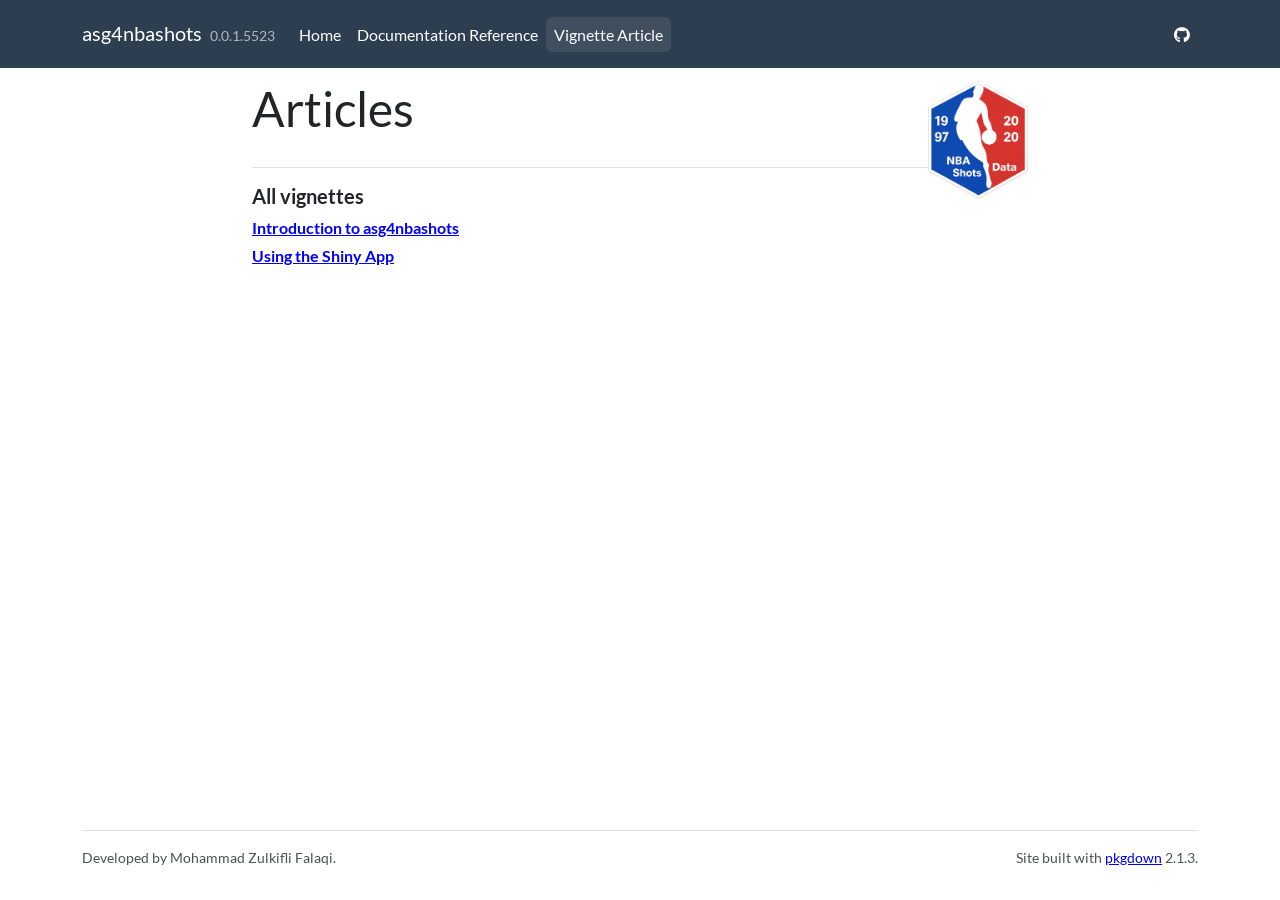
<file: docs/articles/index.html>
<!DOCTYPE html>
<!-- Generated by pkgdown: do not edit by hand --><html lang="en"><head><meta http-equiv="Content-Type" content="text/html; charset=UTF-8"><meta charset="utf-8"><meta http-equiv="X-UA-Compatible" content="IE=edge"><meta name="viewport" content="width=device-width, initial-scale=1, shrink-to-fit=no"><title>Articles • asg4nbashots</title><!-- favicons --><link rel="icon" type="image/png" sizes="96x96" href="../favicon-96x96.png"><link rel="icon" type="”image/svg+xml”" href="../favicon.svg"><link rel="apple-touch-icon" sizes="180x180" href="../apple-touch-icon.png"><link rel="icon" sizes="any" href="../favicon.ico"><link rel="manifest" href="../site.webmanifest"><script src="../deps/jquery-3.6.0/jquery-3.6.0.min.js"></script><meta name="viewport" content="width=device-width, initial-scale=1, shrink-to-fit=no"><link href="../deps/bootstrap-5.3.1/bootstrap.min.css" rel="stylesheet"><script src="../deps/bootstrap-5.3.1/bootstrap.bundle.min.js"></script><link href="../deps/font-awesome-6.5.2/css/all.min.css" rel="stylesheet"><link href="../deps/font-awesome-6.5.2/css/v4-shims.min.css" rel="stylesheet"><script src="../deps/headroom-0.11.0/headroom.min.js"></script><script src="../deps/headroom-0.11.0/jQuery.headroom.min.js"></script><script src="../deps/bootstrap-toc-1.0.1/bootstrap-toc.min.js"></script><script src="../deps/clipboard.js-2.0.11/clipboard.min.js"></script><script src="../deps/search-1.0.0/autocomplete.jquery.min.js"></script><script src="../deps/search-1.0.0/fuse.min.js"></script><script src="../deps/search-1.0.0/mark.min.js"></script><!-- pkgdown --><script src="../pkgdown.js"></script><link href="../extra.css" rel="stylesheet"><meta property="og:title" content="Articles"><meta property="og:image" content="https://etc5523-2025.github.io/assignment-4-packages-and-shiny-apps-mozuqi25/logo.png"></head><body>
    <a href="#main" class="visually-hidden-focusable">Skip to contents</a>


    <nav class="navbar navbar-expand-lg fixed-top bg-primary" data-bs-theme="dark" aria-label="Site navigation"><div class="container">

    <a class="navbar-brand me-2" href="../index.html">asg4nbashots</a>

    <small class="nav-text text-muted me-auto" data-bs-toggle="tooltip" data-bs-placement="bottom" title="">0.0.1.5523</small>


    <button class="navbar-toggler" type="button" data-bs-toggle="collapse" data-bs-target="#navbar" aria-controls="navbar" aria-expanded="false" aria-label="Toggle navigation">
      <span class="navbar-toggler-icon"></span>
    </button>

    <div id="navbar" class="collapse navbar-collapse ms-3">
      <ul class="navbar-nav me-auto"><li class="nav-item"><a class="nav-link" href="../index.html">Home</a></li>
<li class="nav-item"><a class="nav-link" href="../reference/index.html">Documentation Reference</a></li>
<li class="active nav-item"><a class="nav-link" href="../articles/index.html">Vignette Article</a></li>
      </ul><ul class="navbar-nav"><li class="nav-item"><a class="external-link nav-link" href="https://github.com/ETC5523-2025/assignment-4-packages-and-shiny-apps-mozuqi25"><span class="fa fab fa-github"></span></a></li>
      </ul></div>


  </div>
</nav><div class="container template-article-index">
<div class="row">
  <main id="main" class="col-md-9"><div class="page-header">
      <img src="../logo.png" class="logo" alt=""><h1>Articles</h1>
    </div>

    <div class="section ">
      <h3>All vignettes</h3>
      <div class="section-desc"></div>

      <dl><dt><a href="intro-nbashots.html">Introduction to asg4nbashots</a></dt>
        <dd>
        </dd><dt><a href="using-shiny-app.html">Using the Shiny App</a></dt>
        <dd>
      </dd></dl></div>
  </main></div>


    <footer><div class="pkgdown-footer-left">
  <p>Developed by Mohammad Zulkifli Falaqi.</p>
</div>

<div class="pkgdown-footer-right">
  <p>Site built with <a href="https://pkgdown.r-lib.org/" class="external-link">pkgdown</a> 2.1.3.</p>
</div>

    </footer></div>





  </body></html>
</file>
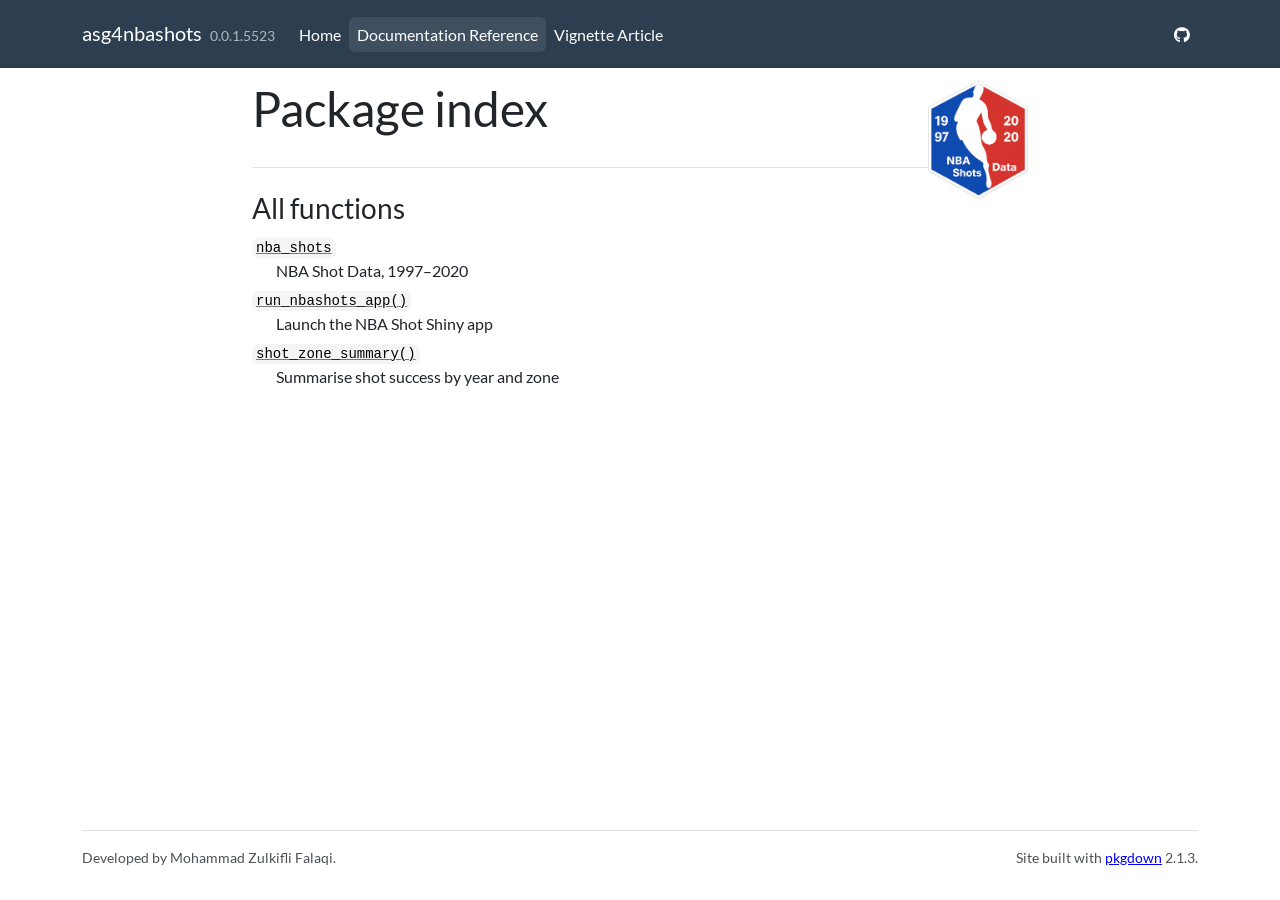
<file: docs/reference/index.html>
<!DOCTYPE html>
<!-- Generated by pkgdown: do not edit by hand --><html lang="en"><head><meta http-equiv="Content-Type" content="text/html; charset=UTF-8"><meta charset="utf-8"><meta http-equiv="X-UA-Compatible" content="IE=edge"><meta name="viewport" content="width=device-width, initial-scale=1, shrink-to-fit=no"><title>Package index • asg4nbashots</title><!-- favicons --><link rel="icon" type="image/png" sizes="96x96" href="../favicon-96x96.png"><link rel="icon" type="”image/svg+xml”" href="../favicon.svg"><link rel="apple-touch-icon" sizes="180x180" href="../apple-touch-icon.png"><link rel="icon" sizes="any" href="../favicon.ico"><link rel="manifest" href="../site.webmanifest"><script src="../deps/jquery-3.6.0/jquery-3.6.0.min.js"></script><meta name="viewport" content="width=device-width, initial-scale=1, shrink-to-fit=no"><link href="../deps/bootstrap-5.3.1/bootstrap.min.css" rel="stylesheet"><script src="../deps/bootstrap-5.3.1/bootstrap.bundle.min.js"></script><link href="../deps/font-awesome-6.5.2/css/all.min.css" rel="stylesheet"><link href="../deps/font-awesome-6.5.2/css/v4-shims.min.css" rel="stylesheet"><script src="../deps/headroom-0.11.0/headroom.min.js"></script><script src="../deps/headroom-0.11.0/jQuery.headroom.min.js"></script><script src="../deps/bootstrap-toc-1.0.1/bootstrap-toc.min.js"></script><script src="../deps/clipboard.js-2.0.11/clipboard.min.js"></script><script src="../deps/search-1.0.0/autocomplete.jquery.min.js"></script><script src="../deps/search-1.0.0/fuse.min.js"></script><script src="../deps/search-1.0.0/mark.min.js"></script><!-- pkgdown --><script src="../pkgdown.js"></script><link href="../extra.css" rel="stylesheet"><meta property="og:title" content="Package index"><meta property="og:image" content="https://etc5523-2025.github.io/assignment-4-packages-and-shiny-apps-mozuqi25/logo.png"></head><body>
    <a href="#main" class="visually-hidden-focusable">Skip to contents</a>


    <nav class="navbar navbar-expand-lg fixed-top bg-primary" data-bs-theme="dark" aria-label="Site navigation"><div class="container">

    <a class="navbar-brand me-2" href="../index.html">asg4nbashots</a>

    <small class="nav-text text-muted me-auto" data-bs-toggle="tooltip" data-bs-placement="bottom" title="">0.0.1.5523</small>


    <button class="navbar-toggler" type="button" data-bs-toggle="collapse" data-bs-target="#navbar" aria-controls="navbar" aria-expanded="false" aria-label="Toggle navigation">
      <span class="navbar-toggler-icon"></span>
    </button>

    <div id="navbar" class="collapse navbar-collapse ms-3">
      <ul class="navbar-nav me-auto"><li class="nav-item"><a class="nav-link" href="../index.html">Home</a></li>
<li class="active nav-item"><a class="nav-link" href="../reference/index.html">Documentation Reference</a></li>
<li class="nav-item"><a class="nav-link" href="../articles/index.html">Vignette Article</a></li>
      </ul><ul class="navbar-nav"><li class="nav-item"><a class="external-link nav-link" href="https://github.com/ETC5523-2025/assignment-4-packages-and-shiny-apps-mozuqi25"><span class="fa fab fa-github"></span></a></li>
      </ul></div>


  </div>
</nav><div class="container template-reference-index">
<div class="row">
  <main id="main" class="col-md-9"><div class="page-header">
      <img src="../logo.png" class="logo" alt=""><h1>Package index</h1>
    </div>

    <div class="section level2">
      <h2 id="all-functions">All functions<a class="anchor" aria-label="anchor" href="#all-functions"></a></h2>




    </div><div class="section level2">




      <dl><dt>

          <code><a href="nba_shots.html">nba_shots</a></code>

        </dt>
        <dd>NBA Shot Data, 1997–2020</dd>
      </dl><dl><dt>

          <code><a href="run_nbashots_app.html">run_nbashots_app()</a></code>

        </dt>
        <dd>Launch the NBA Shot Shiny app</dd>
      </dl><dl><dt>

          <code><a href="shot_zone_summary.html">shot_zone_summary()</a></code>

        </dt>
        <dd>Summarise shot success by year and zone</dd>
      </dl></div>
  </main></div>


    <footer><div class="pkgdown-footer-left">
  <p>Developed by Mohammad Zulkifli Falaqi.</p>
</div>

<div class="pkgdown-footer-right">
  <p>Site built with <a href="https://pkgdown.r-lib.org/" class="external-link">pkgdown</a> 2.1.3.</p>
</div>

    </footer></div>





  </body></html>
</file>
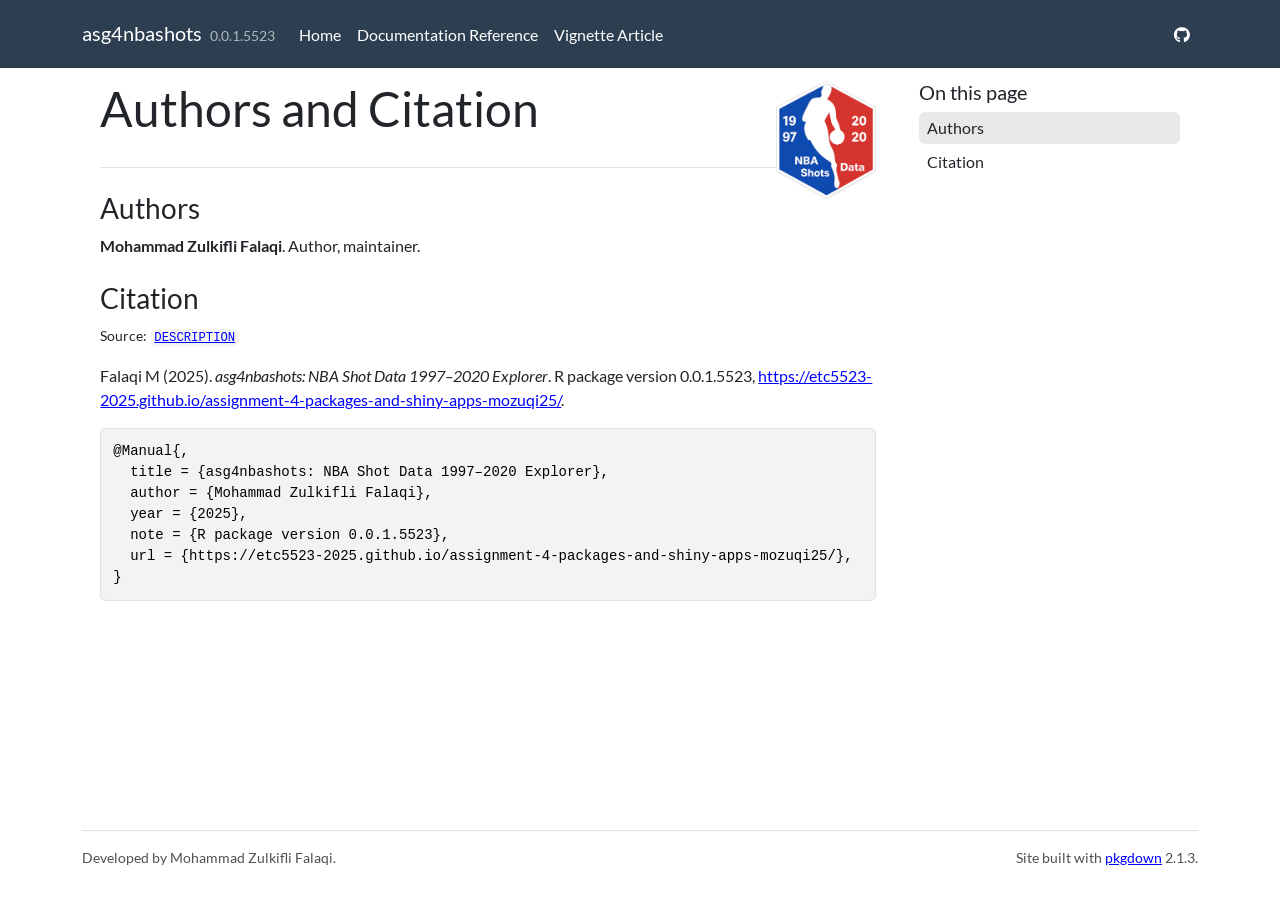
<file: docs/authors.html>
<!DOCTYPE html>
<!-- Generated by pkgdown: do not edit by hand --><html lang="en"><head><meta http-equiv="Content-Type" content="text/html; charset=UTF-8"><meta charset="utf-8"><meta http-equiv="X-UA-Compatible" content="IE=edge"><meta name="viewport" content="width=device-width, initial-scale=1, shrink-to-fit=no"><title>Authors and Citation • asg4nbashots</title><!-- favicons --><link rel="icon" type="image/png" sizes="96x96" href="favicon-96x96.png"><link rel="icon" type="”image/svg+xml”" href="favicon.svg"><link rel="apple-touch-icon" sizes="180x180" href="apple-touch-icon.png"><link rel="icon" sizes="any" href="favicon.ico"><link rel="manifest" href="site.webmanifest"><script src="deps/jquery-3.6.0/jquery-3.6.0.min.js"></script><meta name="viewport" content="width=device-width, initial-scale=1, shrink-to-fit=no"><link href="deps/bootstrap-5.3.1/bootstrap.min.css" rel="stylesheet"><script src="deps/bootstrap-5.3.1/bootstrap.bundle.min.js"></script><link href="deps/font-awesome-6.5.2/css/all.min.css" rel="stylesheet"><link href="deps/font-awesome-6.5.2/css/v4-shims.min.css" rel="stylesheet"><script src="deps/headroom-0.11.0/headroom.min.js"></script><script src="deps/headroom-0.11.0/jQuery.headroom.min.js"></script><script src="deps/bootstrap-toc-1.0.1/bootstrap-toc.min.js"></script><script src="deps/clipboard.js-2.0.11/clipboard.min.js"></script><script src="deps/search-1.0.0/autocomplete.jquery.min.js"></script><script src="deps/search-1.0.0/fuse.min.js"></script><script src="deps/search-1.0.0/mark.min.js"></script><!-- pkgdown --><script src="pkgdown.js"></script><link href="extra.css" rel="stylesheet"><meta property="og:title" content="Authors and Citation"><meta property="og:image" content="https://etc5523-2025.github.io/assignment-4-packages-and-shiny-apps-mozuqi25/logo.png"></head><body>
    <a href="#main" class="visually-hidden-focusable">Skip to contents</a>


    <nav class="navbar navbar-expand-lg fixed-top bg-primary" data-bs-theme="dark" aria-label="Site navigation"><div class="container">

    <a class="navbar-brand me-2" href="index.html">asg4nbashots</a>

    <small class="nav-text text-muted me-auto" data-bs-toggle="tooltip" data-bs-placement="bottom" title="">0.0.1.5523</small>


    <button class="navbar-toggler" type="button" data-bs-toggle="collapse" data-bs-target="#navbar" aria-controls="navbar" aria-expanded="false" aria-label="Toggle navigation">
      <span class="navbar-toggler-icon"></span>
    </button>

    <div id="navbar" class="collapse navbar-collapse ms-3">
      <ul class="navbar-nav me-auto"><li class="nav-item"><a class="nav-link" href="index.html">Home</a></li>
<li class="nav-item"><a class="nav-link" href="reference/index.html">Documentation Reference</a></li>
<li class="nav-item"><a class="nav-link" href="articles/index.html">Vignette Article</a></li>
      </ul><ul class="navbar-nav"><li class="nav-item"><a class="external-link nav-link" href="https://github.com/ETC5523-2025/assignment-4-packages-and-shiny-apps-mozuqi25"><span class="fa fab fa-github"></span></a></li>
      </ul></div>


  </div>
</nav><div class="container template-citation-authors">
<div class="row">
  <main id="main" class="col-md-9"><div class="page-header">
      <img src="logo.png" class="logo" alt=""><h1>Authors and Citation</h1>
    </div>

    <div class="section level2">
      <h2>Authors</h2>

      <ul class="list-unstyled"><li>
          <p><strong>Mohammad Zulkifli Falaqi</strong>. Author, maintainer.
          </p>
        </li>
      </ul></div>

    <div class="section level2">
      <h2 id="citation">Citation</h2>
      <p><small class="dont-index">Source: <a href="https://github.com/ETC5523-2025/assignment-4-packages-and-shiny-apps-mozuqi25/blob/HEAD/DESCRIPTION" class="external-link"><code>DESCRIPTION</code></a></small></p>

      <p>Falaqi M (2025).
<em>asg4nbashots: NBA Shot Data 1997–2020 Explorer</em>.
R package version 0.0.1.5523, <a href="https://etc5523-2025.github.io/assignment-4-packages-and-shiny-apps-mozuqi25/">https://etc5523-2025.github.io/assignment-4-packages-and-shiny-apps-mozuqi25/</a>.
</p>
      <pre>@Manual{,
  title = {asg4nbashots: NBA Shot Data 1997–2020 Explorer},
  author = {Mohammad Zulkifli Falaqi},
  year = {2025},
  note = {R package version 0.0.1.5523},
  url = {https://etc5523-2025.github.io/assignment-4-packages-and-shiny-apps-mozuqi25/},
}</pre>
    </div>

  </main><aside class="col-md-3"><nav id="toc" aria-label="Table of contents"><h2>On this page</h2>
    </nav></aside></div>


    <footer><div class="pkgdown-footer-left">
  <p>Developed by Mohammad Zulkifli Falaqi.</p>
</div>

<div class="pkgdown-footer-right">
  <p>Site built with <a href="https://pkgdown.r-lib.org/" class="external-link">pkgdown</a> 2.1.3.</p>
</div>

    </footer></div>





  </body></html>
</file>
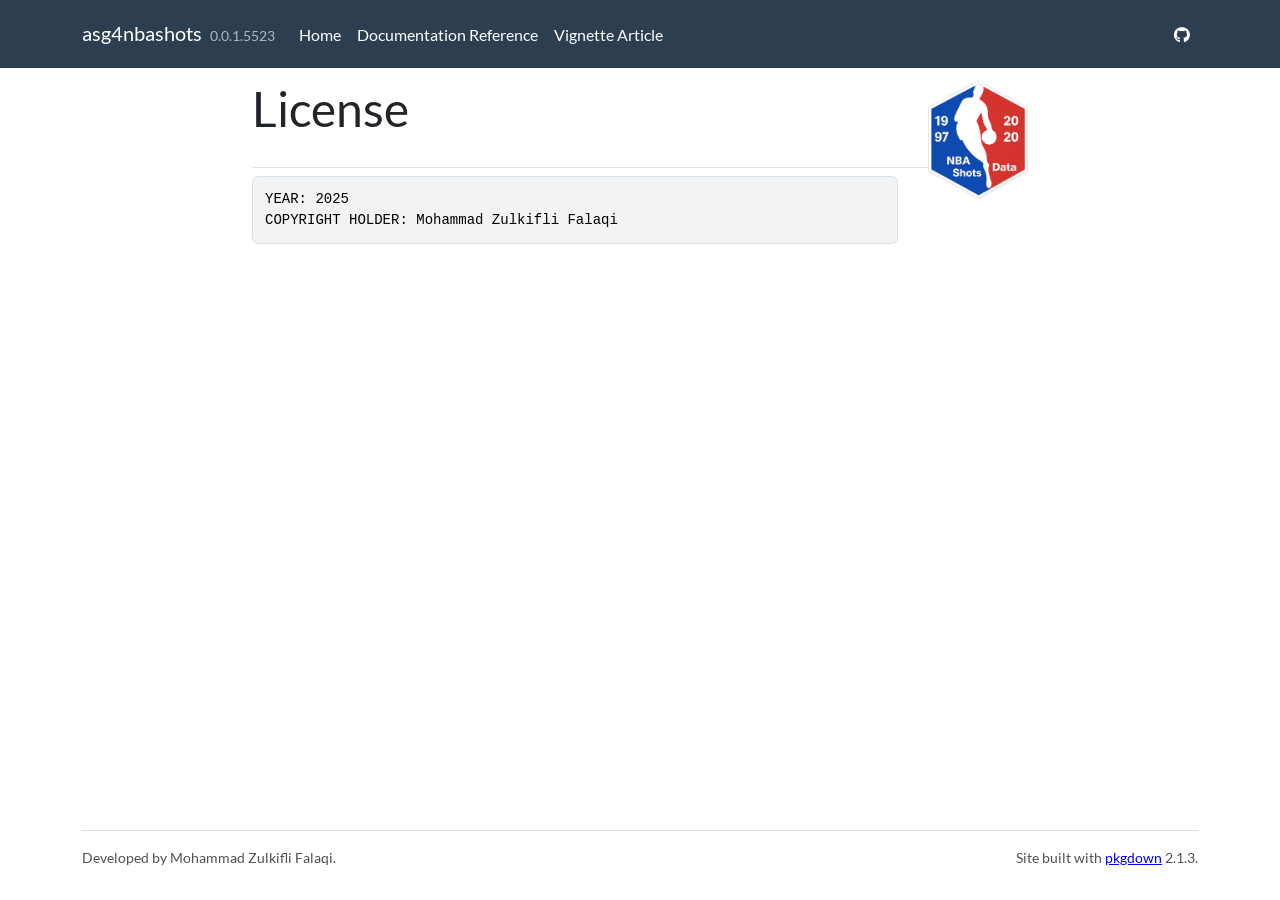
<file: docs/LICENSE-text.html>
<!DOCTYPE html>
<!-- Generated by pkgdown: do not edit by hand --><html lang="en"><head><meta http-equiv="Content-Type" content="text/html; charset=UTF-8"><meta charset="utf-8"><meta http-equiv="X-UA-Compatible" content="IE=edge"><meta name="viewport" content="width=device-width, initial-scale=1, shrink-to-fit=no"><title>License • asg4nbashots</title><!-- favicons --><link rel="icon" type="image/png" sizes="96x96" href="favicon-96x96.png"><link rel="icon" type="”image/svg+xml”" href="favicon.svg"><link rel="apple-touch-icon" sizes="180x180" href="apple-touch-icon.png"><link rel="icon" sizes="any" href="favicon.ico"><link rel="manifest" href="site.webmanifest"><script src="deps/jquery-3.6.0/jquery-3.6.0.min.js"></script><meta name="viewport" content="width=device-width, initial-scale=1, shrink-to-fit=no"><link href="deps/bootstrap-5.3.1/bootstrap.min.css" rel="stylesheet"><script src="deps/bootstrap-5.3.1/bootstrap.bundle.min.js"></script><link href="deps/font-awesome-6.5.2/css/all.min.css" rel="stylesheet"><link href="deps/font-awesome-6.5.2/css/v4-shims.min.css" rel="stylesheet"><script src="deps/headroom-0.11.0/headroom.min.js"></script><script src="deps/headroom-0.11.0/jQuery.headroom.min.js"></script><script src="deps/bootstrap-toc-1.0.1/bootstrap-toc.min.js"></script><script src="deps/clipboard.js-2.0.11/clipboard.min.js"></script><script src="deps/search-1.0.0/autocomplete.jquery.min.js"></script><script src="deps/search-1.0.0/fuse.min.js"></script><script src="deps/search-1.0.0/mark.min.js"></script><!-- pkgdown --><script src="pkgdown.js"></script><link href="extra.css" rel="stylesheet"><meta property="og:title" content="License"><meta property="og:image" content="https://etc5523-2025.github.io/assignment-4-packages-and-shiny-apps-mozuqi25/logo.png"></head><body>
    <a href="#main" class="visually-hidden-focusable">Skip to contents</a>


    <nav class="navbar navbar-expand-lg fixed-top bg-primary" data-bs-theme="dark" aria-label="Site navigation"><div class="container">

    <a class="navbar-brand me-2" href="index.html">asg4nbashots</a>

    <small class="nav-text text-muted me-auto" data-bs-toggle="tooltip" data-bs-placement="bottom" title="">0.0.1.5523</small>


    <button class="navbar-toggler" type="button" data-bs-toggle="collapse" data-bs-target="#navbar" aria-controls="navbar" aria-expanded="false" aria-label="Toggle navigation">
      <span class="navbar-toggler-icon"></span>
    </button>

    <div id="navbar" class="collapse navbar-collapse ms-3">
      <ul class="navbar-nav me-auto"><li class="nav-item"><a class="nav-link" href="index.html">Home</a></li>
<li class="nav-item"><a class="nav-link" href="reference/index.html">Documentation Reference</a></li>
<li class="nav-item"><a class="nav-link" href="articles/index.html">Vignette Article</a></li>
      </ul><ul class="navbar-nav"><li class="nav-item"><a class="external-link nav-link" href="https://github.com/ETC5523-2025/assignment-4-packages-and-shiny-apps-mozuqi25"><span class="fa fab fa-github"></span></a></li>
      </ul></div>


  </div>
</nav><div class="container template-title-body">
<div class="row">
  <main id="main" class="col-md-9"><div class="page-header">
      <img src="logo.png" class="logo" alt=""><h1>License</h1>

    </div>

<pre>YEAR: 2025
COPYRIGHT HOLDER: Mohammad Zulkifli Falaqi
</pre>

  </main></div>


    <footer><div class="pkgdown-footer-left">
  <p>Developed by Mohammad Zulkifli Falaqi.</p>
</div>

<div class="pkgdown-footer-right">
  <p>Site built with <a href="https://pkgdown.r-lib.org/" class="external-link">pkgdown</a> 2.1.3.</p>
</div>

    </footer></div>





  </body></html>
</file>
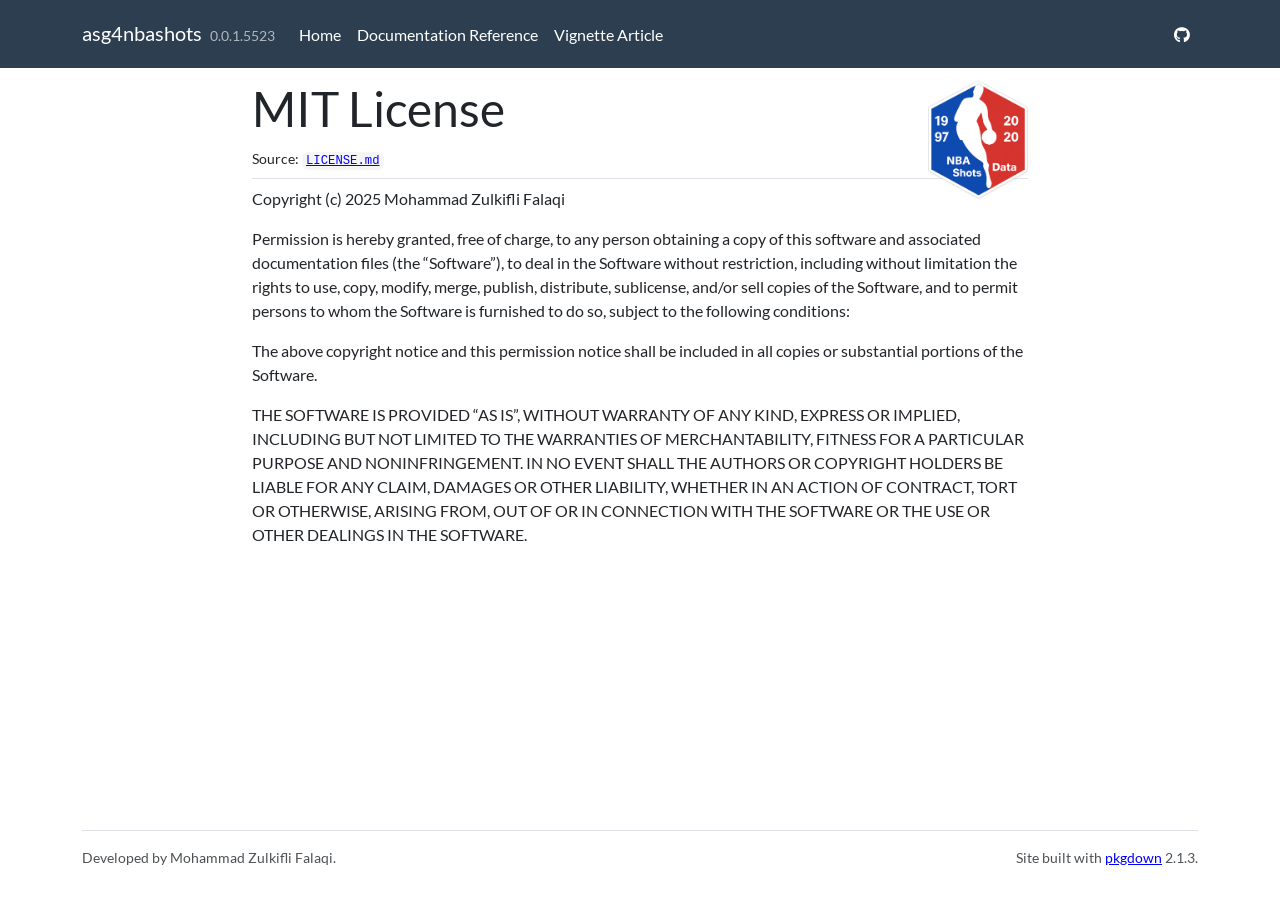
<file: docs/LICENSE.html>
<!DOCTYPE html>
<!-- Generated by pkgdown: do not edit by hand --><html lang="en"><head><meta http-equiv="Content-Type" content="text/html; charset=UTF-8"><meta charset="utf-8"><meta http-equiv="X-UA-Compatible" content="IE=edge"><meta name="viewport" content="width=device-width, initial-scale=1, shrink-to-fit=no"><title>MIT License • asg4nbashots</title><!-- favicons --><link rel="icon" type="image/png" sizes="96x96" href="favicon-96x96.png"><link rel="icon" type="”image/svg+xml”" href="favicon.svg"><link rel="apple-touch-icon" sizes="180x180" href="apple-touch-icon.png"><link rel="icon" sizes="any" href="favicon.ico"><link rel="manifest" href="site.webmanifest"><script src="deps/jquery-3.6.0/jquery-3.6.0.min.js"></script><meta name="viewport" content="width=device-width, initial-scale=1, shrink-to-fit=no"><link href="deps/bootstrap-5.3.1/bootstrap.min.css" rel="stylesheet"><script src="deps/bootstrap-5.3.1/bootstrap.bundle.min.js"></script><link href="deps/font-awesome-6.5.2/css/all.min.css" rel="stylesheet"><link href="deps/font-awesome-6.5.2/css/v4-shims.min.css" rel="stylesheet"><script src="deps/headroom-0.11.0/headroom.min.js"></script><script src="deps/headroom-0.11.0/jQuery.headroom.min.js"></script><script src="deps/bootstrap-toc-1.0.1/bootstrap-toc.min.js"></script><script src="deps/clipboard.js-2.0.11/clipboard.min.js"></script><script src="deps/search-1.0.0/autocomplete.jquery.min.js"></script><script src="deps/search-1.0.0/fuse.min.js"></script><script src="deps/search-1.0.0/mark.min.js"></script><!-- pkgdown --><script src="pkgdown.js"></script><link href="extra.css" rel="stylesheet"><meta property="og:title" content="MIT License"><meta property="og:image" content="https://etc5523-2025.github.io/assignment-4-packages-and-shiny-apps-mozuqi25/logo.png"></head><body>
    <a href="#main" class="visually-hidden-focusable">Skip to contents</a>


    <nav class="navbar navbar-expand-lg fixed-top bg-primary" data-bs-theme="dark" aria-label="Site navigation"><div class="container">

    <a class="navbar-brand me-2" href="index.html">asg4nbashots</a>

    <small class="nav-text text-muted me-auto" data-bs-toggle="tooltip" data-bs-placement="bottom" title="">0.0.1.5523</small>


    <button class="navbar-toggler" type="button" data-bs-toggle="collapse" data-bs-target="#navbar" aria-controls="navbar" aria-expanded="false" aria-label="Toggle navigation">
      <span class="navbar-toggler-icon"></span>
    </button>

    <div id="navbar" class="collapse navbar-collapse ms-3">
      <ul class="navbar-nav me-auto"><li class="nav-item"><a class="nav-link" href="index.html">Home</a></li>
<li class="nav-item"><a class="nav-link" href="reference/index.html">Documentation Reference</a></li>
<li class="nav-item"><a class="nav-link" href="articles/index.html">Vignette Article</a></li>
      </ul><ul class="navbar-nav"><li class="nav-item"><a class="external-link nav-link" href="https://github.com/ETC5523-2025/assignment-4-packages-and-shiny-apps-mozuqi25"><span class="fa fab fa-github"></span></a></li>
      </ul></div>


  </div>
</nav><div class="container template-title-body">
<div class="row">
  <main id="main" class="col-md-9"><div class="page-header">
      <img src="logo.png" class="logo" alt=""><h1>MIT License</h1>
      <small class="dont-index">Source: <a href="https://github.com/ETC5523-2025/assignment-4-packages-and-shiny-apps-mozuqi25/blob/HEAD/LICENSE.md" class="external-link"><code>LICENSE.md</code></a></small>
    </div>

<div id="mit-license" class="section level1">

<p>Copyright (c) 2025 Mohammad Zulkifli Falaqi</p>
<p>Permission is hereby granted, free of charge, to any person obtaining a copy of this software and associated documentation files (the “Software”), to deal in the Software without restriction, including without limitation the rights to use, copy, modify, merge, publish, distribute, sublicense, and/or sell copies of the Software, and to permit persons to whom the Software is furnished to do so, subject to the following conditions:</p>
<p>The above copyright notice and this permission notice shall be included in all copies or substantial portions of the Software.</p>
<p>THE SOFTWARE IS PROVIDED “AS IS”, WITHOUT WARRANTY OF ANY KIND, EXPRESS OR IMPLIED, INCLUDING BUT NOT LIMITED TO THE WARRANTIES OF MERCHANTABILITY, FITNESS FOR A PARTICULAR PURPOSE AND NONINFRINGEMENT. IN NO EVENT SHALL THE AUTHORS OR COPYRIGHT HOLDERS BE LIABLE FOR ANY CLAIM, DAMAGES OR OTHER LIABILITY, WHETHER IN AN ACTION OF CONTRACT, TORT OR OTHERWISE, ARISING FROM, OUT OF OR IN CONNECTION WITH THE SOFTWARE OR THE USE OR OTHER DEALINGS IN THE SOFTWARE.</p>
</div>

  </main></div>


    <footer><div class="pkgdown-footer-left">
  <p>Developed by Mohammad Zulkifli Falaqi.</p>
</div>

<div class="pkgdown-footer-right">
  <p>Site built with <a href="https://pkgdown.r-lib.org/" class="external-link">pkgdown</a> 2.1.3.</p>
</div>

    </footer></div>





  </body></html>
</file>
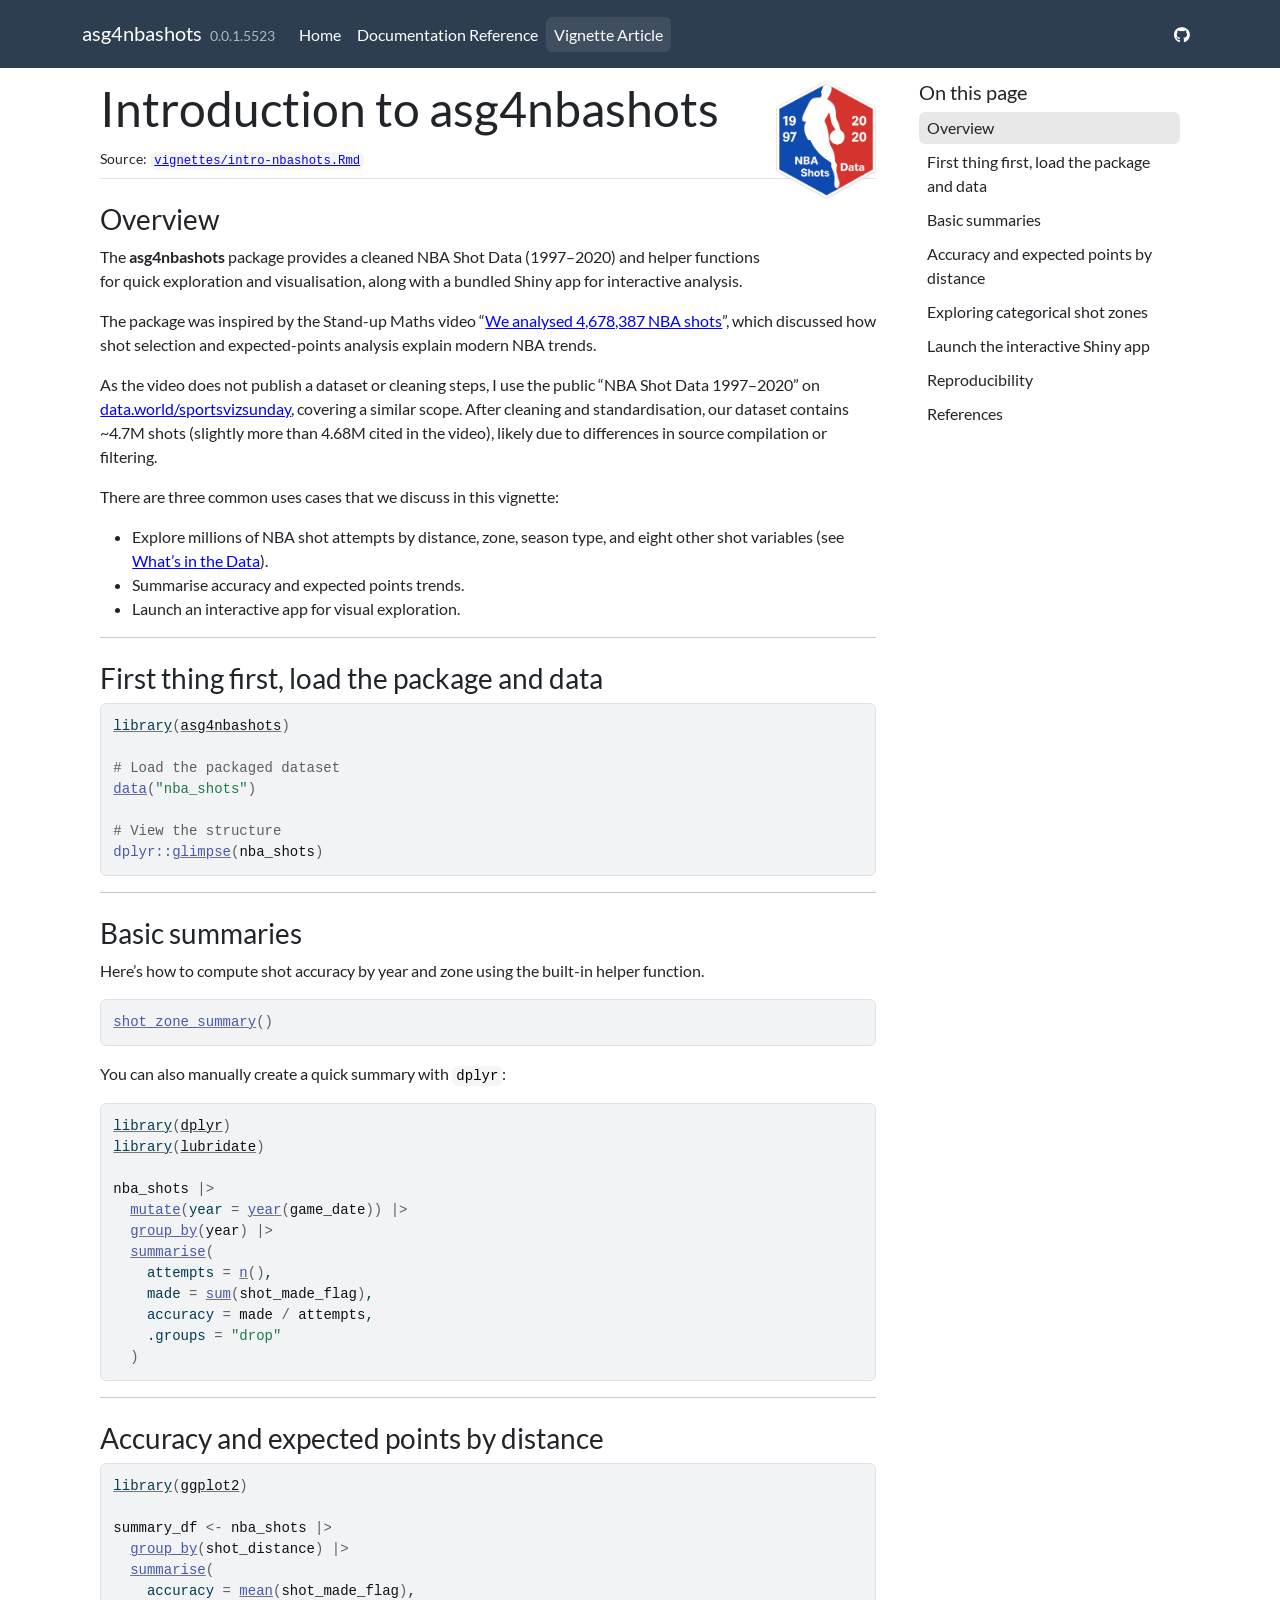
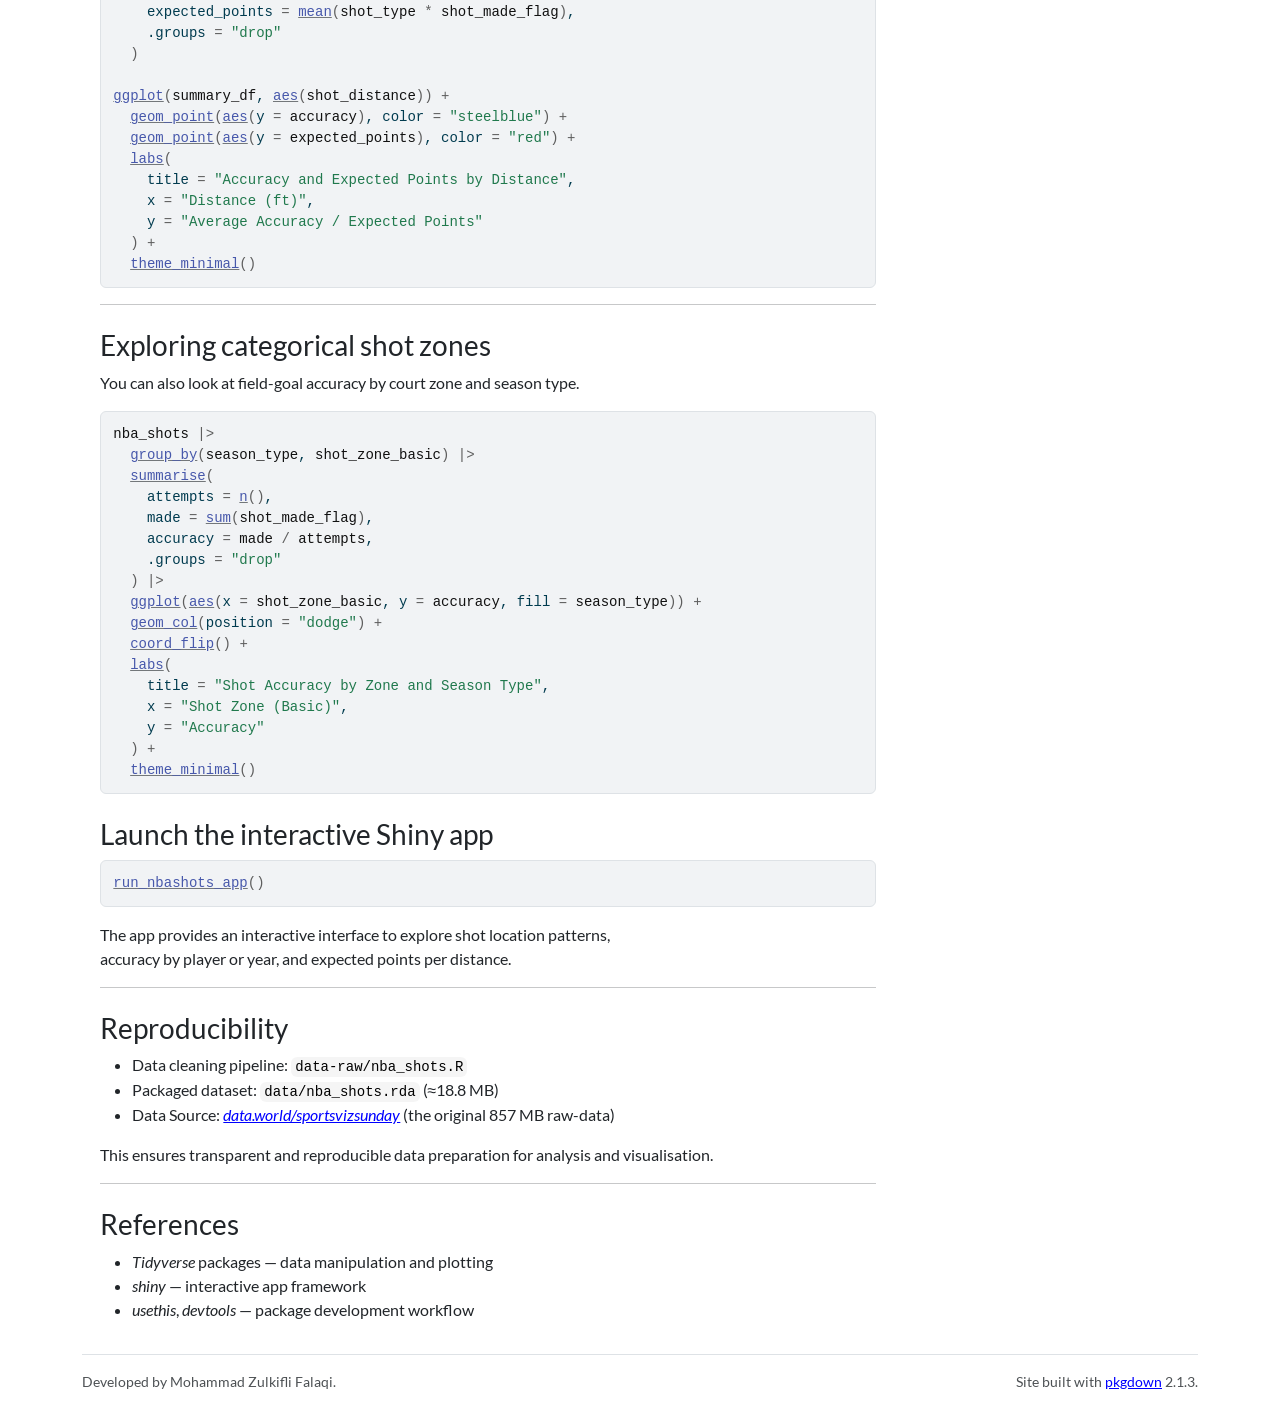
<file: docs/articles/intro-nbashots.html>
<!DOCTYPE html>
<!-- Generated by pkgdown: do not edit by hand --><html lang="en">
<head>
<meta http-equiv="Content-Type" content="text/html; charset=UTF-8">
<meta charset="utf-8">
<meta http-equiv="X-UA-Compatible" content="IE=edge">
<meta name="viewport" content="width=device-width, initial-scale=1, shrink-to-fit=no">
<title>Introduction to asg4nbashots • asg4nbashots</title>
<!-- favicons --><link rel="icon" type="image/png" sizes="96x96" href="../favicon-96x96.png">
<link rel="icon" type="”image/svg+xml”" href="../favicon.svg">
<link rel="apple-touch-icon" sizes="180x180" href="../apple-touch-icon.png">
<link rel="icon" sizes="any" href="../favicon.ico">
<link rel="manifest" href="../site.webmanifest">
<script src="../deps/jquery-3.6.0/jquery-3.6.0.min.js"></script><meta name="viewport" content="width=device-width, initial-scale=1, shrink-to-fit=no">
<link href="../deps/bootstrap-5.3.1/bootstrap.min.css" rel="stylesheet">
<script src="../deps/bootstrap-5.3.1/bootstrap.bundle.min.js"></script><link href="../deps/font-awesome-6.5.2/css/all.min.css" rel="stylesheet">
<link href="../deps/font-awesome-6.5.2/css/v4-shims.min.css" rel="stylesheet">
<script src="../deps/headroom-0.11.0/headroom.min.js"></script><script src="../deps/headroom-0.11.0/jQuery.headroom.min.js"></script><script src="../deps/bootstrap-toc-1.0.1/bootstrap-toc.min.js"></script><script src="../deps/clipboard.js-2.0.11/clipboard.min.js"></script><script src="../deps/search-1.0.0/autocomplete.jquery.min.js"></script><script src="../deps/search-1.0.0/fuse.min.js"></script><script src="../deps/search-1.0.0/mark.min.js"></script><!-- pkgdown --><script src="../pkgdown.js"></script><link href="../extra.css" rel="stylesheet">
<meta property="og:title" content="Introduction to asg4nbashots">
</head>
<body>
    <a href="#main" class="visually-hidden-focusable">Skip to contents</a>


    <nav class="navbar navbar-expand-lg fixed-top bg-primary" data-bs-theme="dark" aria-label="Site navigation"><div class="container">

    <a class="navbar-brand me-2" href="../index.html">asg4nbashots</a>

    <small class="nav-text text-muted me-auto" data-bs-toggle="tooltip" data-bs-placement="bottom" title="">0.0.1.5523</small>


    <button class="navbar-toggler" type="button" data-bs-toggle="collapse" data-bs-target="#navbar" aria-controls="navbar" aria-expanded="false" aria-label="Toggle navigation">
      <span class="navbar-toggler-icon"></span>
    </button>

    <div id="navbar" class="collapse navbar-collapse ms-3">
      <ul class="navbar-nav me-auto">
<li class="nav-item"><a class="nav-link" href="../index.html">Home</a></li>
<li class="nav-item"><a class="nav-link" href="../reference/index.html">Documentation Reference</a></li>
<li class="active nav-item"><a class="nav-link" href="../articles/index.html">Vignette Article</a></li>
      </ul>
<ul class="navbar-nav">
<li class="nav-item"><a class="external-link nav-link" href="https://github.com/ETC5523-2025/assignment-4-packages-and-shiny-apps-mozuqi25"><span class="fa fab fa-github"></span></a></li>
      </ul>
</div>


  </div>
</nav><div class="container template-article">




<div class="row">
  <main id="main" class="col-md-9"><div class="page-header">
      <img src="../logo.png" class="logo" alt=""><h1>Introduction to asg4nbashots</h1>
            
      
      <small class="dont-index">Source: <a href="https://github.com/ETC5523-2025/assignment-4-packages-and-shiny-apps-mozuqi25/blob/HEAD/vignettes/intro-nbashots.Rmd" class="external-link"><code>vignettes/intro-nbashots.Rmd</code></a></small>
      <div class="d-none name"><code>intro-nbashots.Rmd</code></div>
    </div>

    
    
<div class="section level2">
<h2 id="overview">Overview<a class="anchor" aria-label="anchor" href="#overview"></a>
</h2>
<p>The <strong>asg4nbashots</strong> package provides a cleaned NBA Shot
Data (1997–2020) and helper functions<br>
for quick exploration and visualisation, along with a bundled Shiny app
for interactive analysis.</p>
<p>The package was inspired by the Stand-up Maths video “<a href="https://www.youtube.com/watch?v=yh5c3duQQ1w" class="external-link">We analysed 4,678,387
NBA shots</a>”, which discussed how shot selection and expected-points
analysis explain modern NBA trends.</p>
<p>As the video does not publish a dataset or cleaning steps, I use the
public “NBA Shot Data 1997–2020” on <a href="https://data.world/sportsvizsunday/june-2020-nba-shots-1997-2019" class="external-link">data.world/sportsvizsunday</a>,
covering a similar scope. After cleaning and standardisation, our
dataset contains ~4.7M shots (slightly more than 4.68M cited in the
video), likely due to differences in source compilation or
filtering.</p>
<p>There are three common uses cases that we discuss in this
vignette:</p>
<ul>
<li>Explore millions of NBA shot attempts by distance, zone, season
type, and eight other shot variables (see <a href="https://etc5523-2025.github.io/assignment-4-packages-and-shiny-apps-mozuqi25/index.html#whats-in-the-data">What’s
in the Data</a>).</li>
<li>Summarise accuracy and expected points trends.<br>
</li>
<li>Launch an interactive app for visual exploration.</li>
</ul>
<hr>
</div>
<div class="section level2">
<h2 id="first-thing-first-load-the-package-and-data">First thing first, load the package and data<a class="anchor" aria-label="anchor" href="#first-thing-first-load-the-package-and-data"></a>
</h2>
<div class="sourceCode" id="cb1"><pre class="downlit sourceCode r">
<code class="sourceCode R"><span><span class="kw"><a href="https://rdrr.io/r/base/library.html" class="external-link">library</a></span><span class="op">(</span><span class="va"><a href="https://etc5523-2025.github.io/assignment-4-packages-and-shiny-apps-mozuqi25/">asg4nbashots</a></span><span class="op">)</span></span>
<span></span>
<span><span class="co"># Load the packaged dataset</span></span>
<span><span class="fu"><a href="https://rdrr.io/r/utils/data.html" class="external-link">data</a></span><span class="op">(</span><span class="st">"nba_shots"</span><span class="op">)</span></span>
<span></span>
<span><span class="co"># View the structure</span></span>
<span><span class="fu">dplyr</span><span class="fu">::</span><span class="fu"><a href="https://pillar.r-lib.org/reference/glimpse.html" class="external-link">glimpse</a></span><span class="op">(</span><span class="va">nba_shots</span><span class="op">)</span></span></code></pre></div>
<hr>
</div>
<div class="section level2">
<h2 id="basic-summaries">Basic summaries<a class="anchor" aria-label="anchor" href="#basic-summaries"></a>
</h2>
<p>Here’s how to compute shot accuracy by year and zone using the
built-in helper function.</p>
<div class="sourceCode" id="cb2"><pre class="downlit sourceCode r">
<code class="sourceCode R"><span><span class="fu"><a href="../reference/shot_zone_summary.html">shot_zone_summary</a></span><span class="op">(</span><span class="op">)</span></span></code></pre></div>
<p>You can also manually create a quick summary with
<code>dplyr</code>:</p>
<div class="sourceCode" id="cb3"><pre class="downlit sourceCode r">
<code class="sourceCode R"><span><span class="kw"><a href="https://rdrr.io/r/base/library.html" class="external-link">library</a></span><span class="op">(</span><span class="va"><a href="https://dplyr.tidyverse.org" class="external-link">dplyr</a></span><span class="op">)</span></span>
<span><span class="kw"><a href="https://rdrr.io/r/base/library.html" class="external-link">library</a></span><span class="op">(</span><span class="va"><a href="https://lubridate.tidyverse.org" class="external-link">lubridate</a></span><span class="op">)</span></span>
<span></span>
<span><span class="va">nba_shots</span> <span class="op">|&gt;</span></span>
<span>  <span class="fu"><a href="https://dplyr.tidyverse.org/reference/mutate.html" class="external-link">mutate</a></span><span class="op">(</span>year <span class="op">=</span> <span class="fu"><a href="https://lubridate.tidyverse.org/reference/year.html" class="external-link">year</a></span><span class="op">(</span><span class="va">game_date</span><span class="op">)</span><span class="op">)</span> <span class="op">|&gt;</span></span>
<span>  <span class="fu"><a href="https://dplyr.tidyverse.org/reference/group_by.html" class="external-link">group_by</a></span><span class="op">(</span><span class="va">year</span><span class="op">)</span> <span class="op">|&gt;</span></span>
<span>  <span class="fu"><a href="https://dplyr.tidyverse.org/reference/summarise.html" class="external-link">summarise</a></span><span class="op">(</span></span>
<span>    attempts <span class="op">=</span> <span class="fu"><a href="https://dplyr.tidyverse.org/reference/context.html" class="external-link">n</a></span><span class="op">(</span><span class="op">)</span>,</span>
<span>    made <span class="op">=</span> <span class="fu"><a href="https://rdrr.io/r/base/sum.html" class="external-link">sum</a></span><span class="op">(</span><span class="va">shot_made_flag</span><span class="op">)</span>,</span>
<span>    accuracy <span class="op">=</span> <span class="va">made</span> <span class="op">/</span> <span class="va">attempts</span>,</span>
<span>    .groups <span class="op">=</span> <span class="st">"drop"</span></span>
<span>  <span class="op">)</span></span></code></pre></div>
<hr>
</div>
<div class="section level2">
<h2 id="accuracy-and-expected-points-by-distance">Accuracy and expected points by distance<a class="anchor" aria-label="anchor" href="#accuracy-and-expected-points-by-distance"></a>
</h2>
<div class="sourceCode" id="cb4"><pre class="downlit sourceCode r">
<code class="sourceCode R"><span><span class="kw"><a href="https://rdrr.io/r/base/library.html" class="external-link">library</a></span><span class="op">(</span><span class="va"><a href="https://ggplot2.tidyverse.org" class="external-link">ggplot2</a></span><span class="op">)</span></span>
<span></span>
<span><span class="va">summary_df</span> <span class="op">&lt;-</span> <span class="va">nba_shots</span> <span class="op">|&gt;</span></span>
<span>  <span class="fu"><a href="https://dplyr.tidyverse.org/reference/group_by.html" class="external-link">group_by</a></span><span class="op">(</span><span class="va">shot_distance</span><span class="op">)</span> <span class="op">|&gt;</span></span>
<span>  <span class="fu"><a href="https://dplyr.tidyverse.org/reference/summarise.html" class="external-link">summarise</a></span><span class="op">(</span></span>
<span>    accuracy <span class="op">=</span> <span class="fu"><a href="https://rdrr.io/r/base/mean.html" class="external-link">mean</a></span><span class="op">(</span><span class="va">shot_made_flag</span><span class="op">)</span>,</span>
<span>    expected_points <span class="op">=</span> <span class="fu"><a href="https://rdrr.io/r/base/mean.html" class="external-link">mean</a></span><span class="op">(</span><span class="va">shot_type</span> <span class="op">*</span> <span class="va">shot_made_flag</span><span class="op">)</span>,</span>
<span>    .groups <span class="op">=</span> <span class="st">"drop"</span></span>
<span>  <span class="op">)</span></span>
<span></span>
<span><span class="fu"><a href="https://ggplot2.tidyverse.org/reference/ggplot.html" class="external-link">ggplot</a></span><span class="op">(</span><span class="va">summary_df</span>, <span class="fu"><a href="https://ggplot2.tidyverse.org/reference/aes.html" class="external-link">aes</a></span><span class="op">(</span><span class="va">shot_distance</span><span class="op">)</span><span class="op">)</span> <span class="op">+</span></span>
<span>  <span class="fu"><a href="https://ggplot2.tidyverse.org/reference/geom_point.html" class="external-link">geom_point</a></span><span class="op">(</span><span class="fu"><a href="https://ggplot2.tidyverse.org/reference/aes.html" class="external-link">aes</a></span><span class="op">(</span>y <span class="op">=</span> <span class="va">accuracy</span><span class="op">)</span>, color <span class="op">=</span> <span class="st">"steelblue"</span><span class="op">)</span> <span class="op">+</span></span>
<span>  <span class="fu"><a href="https://ggplot2.tidyverse.org/reference/geom_point.html" class="external-link">geom_point</a></span><span class="op">(</span><span class="fu"><a href="https://ggplot2.tidyverse.org/reference/aes.html" class="external-link">aes</a></span><span class="op">(</span>y <span class="op">=</span> <span class="va">expected_points</span><span class="op">)</span>, color <span class="op">=</span> <span class="st">"red"</span><span class="op">)</span> <span class="op">+</span></span>
<span>  <span class="fu"><a href="https://ggplot2.tidyverse.org/reference/labs.html" class="external-link">labs</a></span><span class="op">(</span></span>
<span>    title <span class="op">=</span> <span class="st">"Accuracy and Expected Points by Distance"</span>,</span>
<span>    x <span class="op">=</span> <span class="st">"Distance (ft)"</span>,</span>
<span>    y <span class="op">=</span> <span class="st">"Average Accuracy / Expected Points"</span></span>
<span>  <span class="op">)</span> <span class="op">+</span></span>
<span>  <span class="fu"><a href="https://ggplot2.tidyverse.org/reference/ggtheme.html" class="external-link">theme_minimal</a></span><span class="op">(</span><span class="op">)</span></span></code></pre></div>
<hr>
</div>
<div class="section level2">
<h2 id="exploring-categorical-shot-zones">Exploring categorical shot zones<a class="anchor" aria-label="anchor" href="#exploring-categorical-shot-zones"></a>
</h2>
<p>You can also look at field-goal accuracy by court zone and season
type.</p>
<div class="sourceCode" id="cb5"><pre class="downlit sourceCode r">
<code class="sourceCode R"><span><span class="va">nba_shots</span> <span class="op">|&gt;</span></span>
<span>  <span class="fu"><a href="https://dplyr.tidyverse.org/reference/group_by.html" class="external-link">group_by</a></span><span class="op">(</span><span class="va">season_type</span>, <span class="va">shot_zone_basic</span><span class="op">)</span> <span class="op">|&gt;</span></span>
<span>  <span class="fu"><a href="https://dplyr.tidyverse.org/reference/summarise.html" class="external-link">summarise</a></span><span class="op">(</span></span>
<span>    attempts <span class="op">=</span> <span class="fu"><a href="https://dplyr.tidyverse.org/reference/context.html" class="external-link">n</a></span><span class="op">(</span><span class="op">)</span>,</span>
<span>    made <span class="op">=</span> <span class="fu"><a href="https://rdrr.io/r/base/sum.html" class="external-link">sum</a></span><span class="op">(</span><span class="va">shot_made_flag</span><span class="op">)</span>,</span>
<span>    accuracy <span class="op">=</span> <span class="va">made</span> <span class="op">/</span> <span class="va">attempts</span>,</span>
<span>    .groups <span class="op">=</span> <span class="st">"drop"</span></span>
<span>  <span class="op">)</span> <span class="op">|&gt;</span></span>
<span>  <span class="fu"><a href="https://ggplot2.tidyverse.org/reference/ggplot.html" class="external-link">ggplot</a></span><span class="op">(</span><span class="fu"><a href="https://ggplot2.tidyverse.org/reference/aes.html" class="external-link">aes</a></span><span class="op">(</span>x <span class="op">=</span> <span class="va">shot_zone_basic</span>, y <span class="op">=</span> <span class="va">accuracy</span>, fill <span class="op">=</span> <span class="va">season_type</span><span class="op">)</span><span class="op">)</span> <span class="op">+</span></span>
<span>  <span class="fu"><a href="https://ggplot2.tidyverse.org/reference/geom_bar.html" class="external-link">geom_col</a></span><span class="op">(</span>position <span class="op">=</span> <span class="st">"dodge"</span><span class="op">)</span> <span class="op">+</span></span>
<span>  <span class="fu"><a href="https://ggplot2.tidyverse.org/reference/coord_flip.html" class="external-link">coord_flip</a></span><span class="op">(</span><span class="op">)</span> <span class="op">+</span></span>
<span>  <span class="fu"><a href="https://ggplot2.tidyverse.org/reference/labs.html" class="external-link">labs</a></span><span class="op">(</span></span>
<span>    title <span class="op">=</span> <span class="st">"Shot Accuracy by Zone and Season Type"</span>,</span>
<span>    x <span class="op">=</span> <span class="st">"Shot Zone (Basic)"</span>,</span>
<span>    y <span class="op">=</span> <span class="st">"Accuracy"</span></span>
<span>  <span class="op">)</span> <span class="op">+</span></span>
<span>  <span class="fu"><a href="https://ggplot2.tidyverse.org/reference/ggtheme.html" class="external-link">theme_minimal</a></span><span class="op">(</span><span class="op">)</span></span></code></pre></div>
</div>
<div class="section level2">
<h2 id="launch-the-interactive-shiny-app">Launch the interactive Shiny app<a class="anchor" aria-label="anchor" href="#launch-the-interactive-shiny-app"></a>
</h2>
<div class="sourceCode" id="cb6"><pre class="downlit sourceCode r">
<code class="sourceCode R"><span><span class="fu"><a href="../reference/run_nbashots_app.html">run_nbashots_app</a></span><span class="op">(</span><span class="op">)</span></span></code></pre></div>
<p>The app provides an interactive interface to explore shot location
patterns,<br>
accuracy by player or year, and expected points per distance.</p>
<hr>
</div>
<div class="section level2">
<h2 id="reproducibility">Reproducibility<a class="anchor" aria-label="anchor" href="#reproducibility"></a>
</h2>
<ul>
<li>Data cleaning pipeline: <code>data-raw/nba_shots.R</code><br>
</li>
<li>Packaged dataset: <code>data/nba_shots.rda</code> (≈18.8 MB)<br>
</li>
<li>Data Source: <em><a href="https://data.world/sportsvizsunday/june-2020-nba-shots-1997-2019" class="external-link">data.world/sportsvizsunday</a></em>
(the original 857 MB raw-data)</li>
</ul>
<p>This ensures transparent and reproducible data preparation for
analysis and visualisation.</p>
<hr>
</div>
<div class="section level2">
<h2 id="references">References<a class="anchor" aria-label="anchor" href="#references"></a>
</h2>
<ul>
<li>
<em>Tidyverse</em> packages — data manipulation and plotting<br>
</li>
<li>
<em>shiny</em> — interactive app framework<br>
</li>
<li>
<em>usethis</em>, <em>devtools</em> — package development
workflow</li>
</ul>
</div>
  </main><aside class="col-md-3"><nav id="toc" aria-label="Table of contents"><h2>On this page</h2>
    </nav></aside>
</div>



    <footer><div class="pkgdown-footer-left">
  <p>Developed by Mohammad Zulkifli Falaqi.</p>
</div>

<div class="pkgdown-footer-right">
  <p>Site built with <a href="https://pkgdown.r-lib.org/" class="external-link">pkgdown</a> 2.1.3.</p>
</div>

    </footer>
</div>





  </body>
</html>
</file>
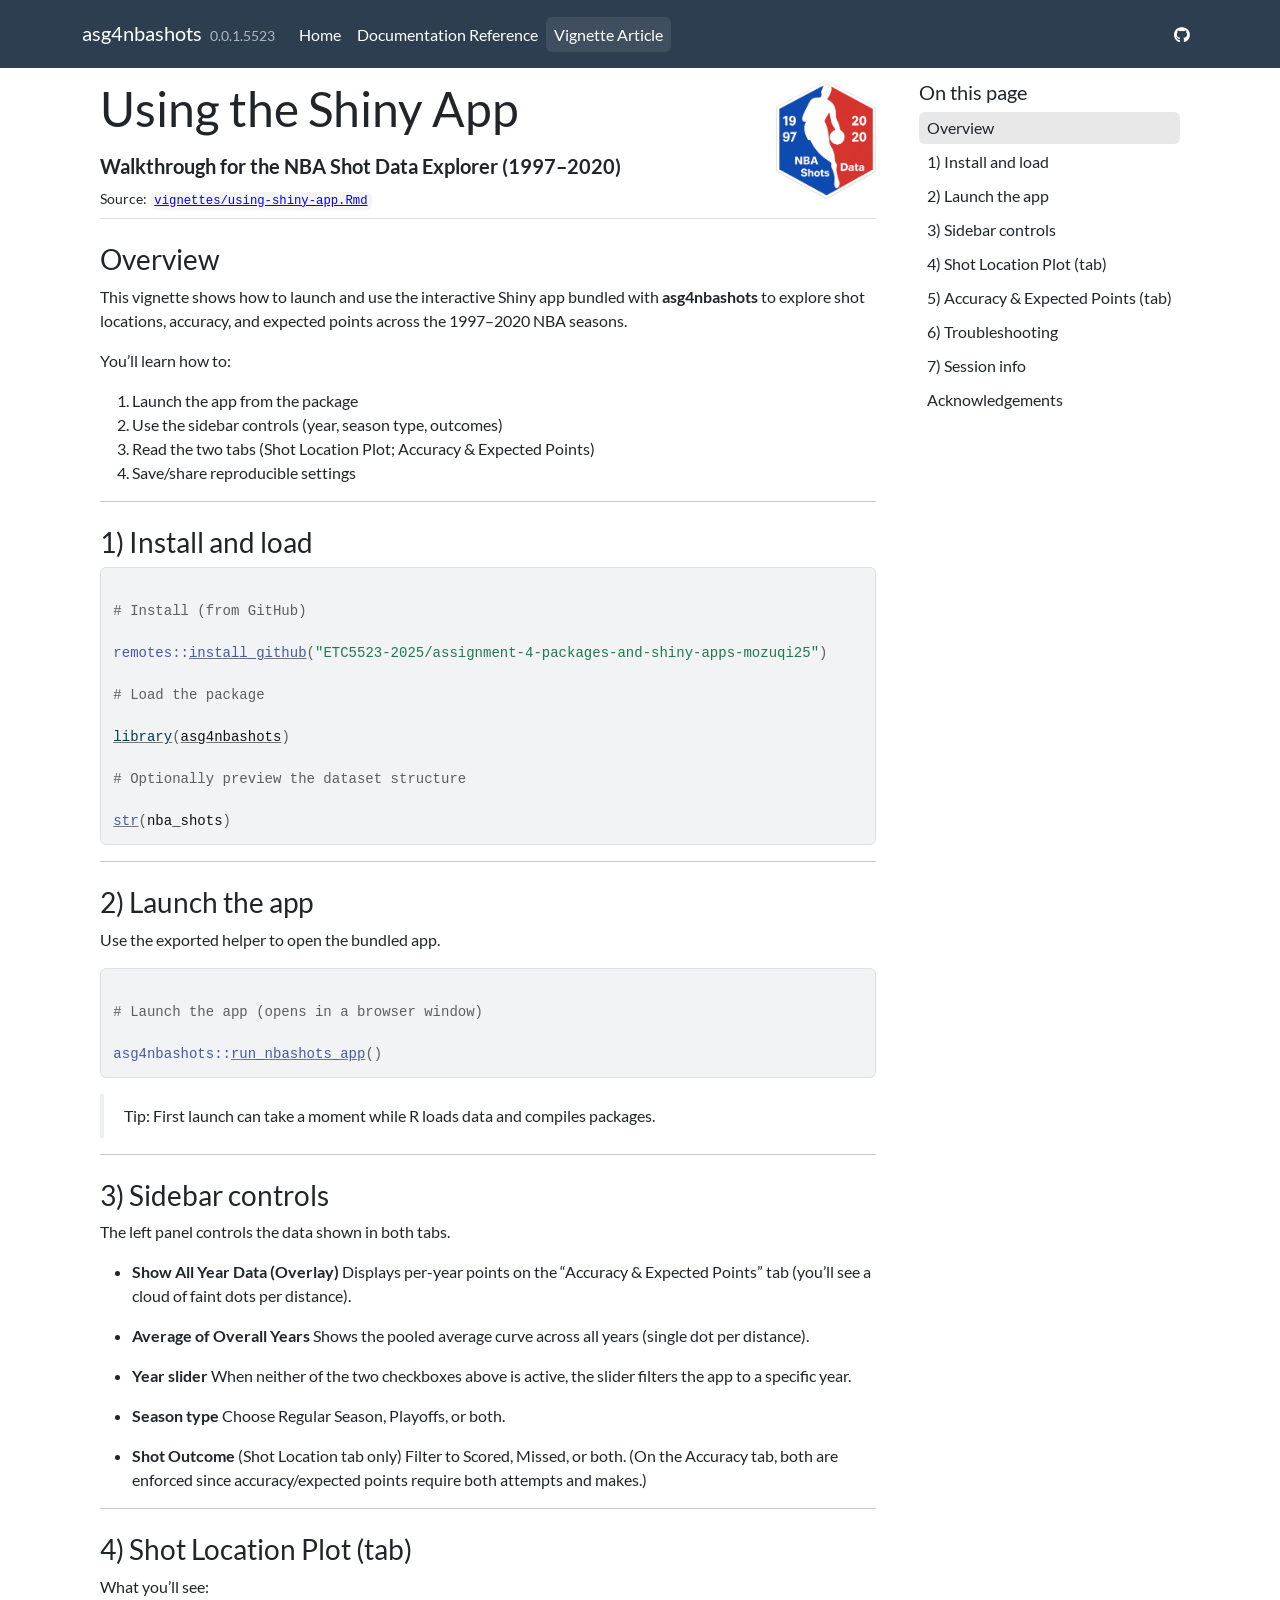
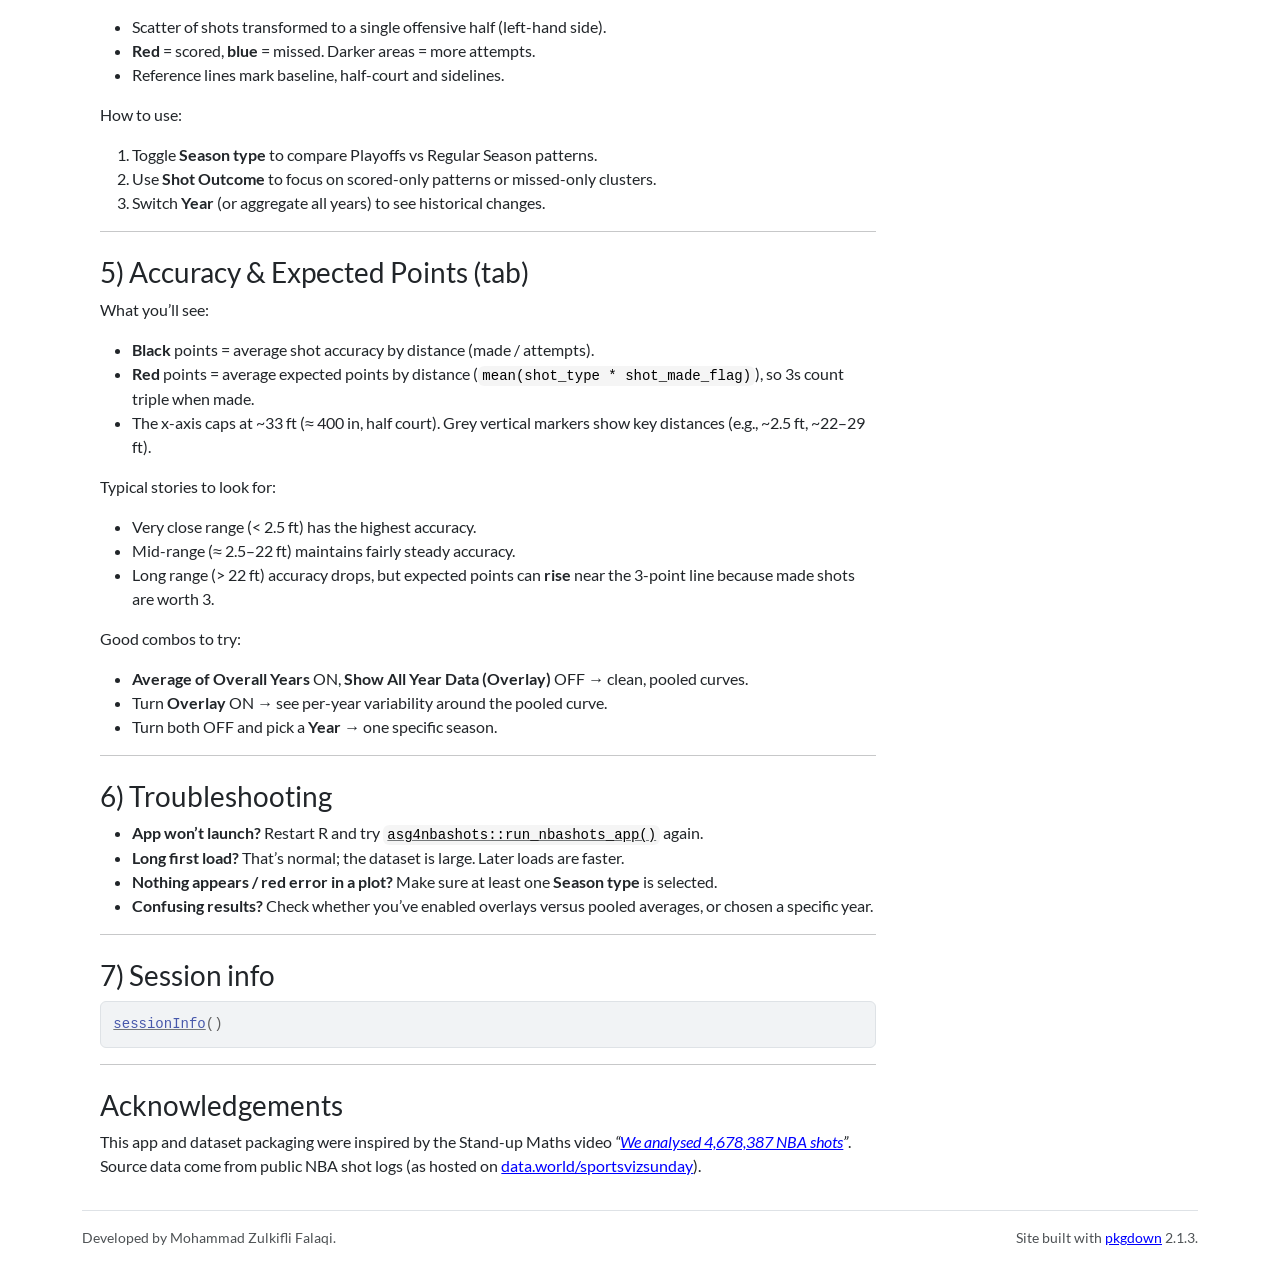
<file: docs/articles/using-shiny-app.html>
<!DOCTYPE html>
<!-- Generated by pkgdown: do not edit by hand --><html lang="en">
<head>
<meta http-equiv="Content-Type" content="text/html; charset=UTF-8">
<meta charset="utf-8">
<meta http-equiv="X-UA-Compatible" content="IE=edge">
<meta name="viewport" content="width=device-width, initial-scale=1, shrink-to-fit=no">
<title>Using the Shiny App • asg4nbashots</title>
<!-- favicons --><link rel="icon" type="image/png" sizes="96x96" href="../favicon-96x96.png">
<link rel="icon" type="”image/svg+xml”" href="../favicon.svg">
<link rel="apple-touch-icon" sizes="180x180" href="../apple-touch-icon.png">
<link rel="icon" sizes="any" href="../favicon.ico">
<link rel="manifest" href="../site.webmanifest">
<script src="../deps/jquery-3.6.0/jquery-3.6.0.min.js"></script><meta name="viewport" content="width=device-width, initial-scale=1, shrink-to-fit=no">
<link href="../deps/bootstrap-5.3.1/bootstrap.min.css" rel="stylesheet">
<script src="../deps/bootstrap-5.3.1/bootstrap.bundle.min.js"></script><link href="../deps/font-awesome-6.5.2/css/all.min.css" rel="stylesheet">
<link href="../deps/font-awesome-6.5.2/css/v4-shims.min.css" rel="stylesheet">
<script src="../deps/headroom-0.11.0/headroom.min.js"></script><script src="../deps/headroom-0.11.0/jQuery.headroom.min.js"></script><script src="../deps/bootstrap-toc-1.0.1/bootstrap-toc.min.js"></script><script src="../deps/clipboard.js-2.0.11/clipboard.min.js"></script><script src="../deps/search-1.0.0/autocomplete.jquery.min.js"></script><script src="../deps/search-1.0.0/fuse.min.js"></script><script src="../deps/search-1.0.0/mark.min.js"></script><!-- pkgdown --><script src="../pkgdown.js"></script><link href="../extra.css" rel="stylesheet">
<meta property="og:title" content="Using the Shiny App">
</head>
<body>
    <a href="#main" class="visually-hidden-focusable">Skip to contents</a>


    <nav class="navbar navbar-expand-lg fixed-top bg-primary" data-bs-theme="dark" aria-label="Site navigation"><div class="container">

    <a class="navbar-brand me-2" href="../index.html">asg4nbashots</a>

    <small class="nav-text text-muted me-auto" data-bs-toggle="tooltip" data-bs-placement="bottom" title="">0.0.1.5523</small>


    <button class="navbar-toggler" type="button" data-bs-toggle="collapse" data-bs-target="#navbar" aria-controls="navbar" aria-expanded="false" aria-label="Toggle navigation">
      <span class="navbar-toggler-icon"></span>
    </button>

    <div id="navbar" class="collapse navbar-collapse ms-3">
      <ul class="navbar-nav me-auto">
<li class="nav-item"><a class="nav-link" href="../index.html">Home</a></li>
<li class="nav-item"><a class="nav-link" href="../reference/index.html">Documentation Reference</a></li>
<li class="active nav-item"><a class="nav-link" href="../articles/index.html">Vignette Article</a></li>
      </ul>
<ul class="navbar-nav">
<li class="nav-item"><a class="external-link nav-link" href="https://github.com/ETC5523-2025/assignment-4-packages-and-shiny-apps-mozuqi25"><span class="fa fab fa-github"></span></a></li>
      </ul>
</div>


  </div>
</nav><div class="container template-article">




<div class="row">
  <main id="main" class="col-md-9"><div class="page-header">
      <img src="../logo.png" class="logo" alt=""><h1>Using the Shiny App</h1>
            <h3 data-toc-skip class="subtitle">Walkthrough for the NBA
Shot Data Explorer (1997–2020)</h3>
            
      
      <small class="dont-index">Source: <a href="https://github.com/ETC5523-2025/assignment-4-packages-and-shiny-apps-mozuqi25/blob/HEAD/vignettes/using-shiny-app.Rmd" class="external-link"><code>vignettes/using-shiny-app.Rmd</code></a></small>
      <div class="d-none name"><code>using-shiny-app.Rmd</code></div>
    </div>

    
    
<div class="section level2">
<h2 id="overview">Overview<a class="anchor" aria-label="anchor" href="#overview"></a>
</h2>
<p>This vignette shows how to launch and use the interactive Shiny app
bundled with <strong>asg4nbashots</strong> to explore shot locations,
accuracy, and expected points across the 1997–2020 NBA seasons.</p>
<p>You’ll learn how to:</p>
<ol style="list-style-type: decimal">
<li>Launch the app from the package</li>
<li>Use the sidebar controls (year, season type, outcomes)</li>
<li>Read the two tabs (Shot Location Plot; Accuracy &amp; Expected
Points)</li>
<li>Save/share reproducible settings</li>
</ol>
<hr>
</div>
<div class="section level2">
<h2 id="install-and-load">1) Install and load<a class="anchor" aria-label="anchor" href="#install-and-load"></a>
</h2>
<div class="sourceCode" id="cb1"><pre class="downlit sourceCode r">
<code class="sourceCode R"><span></span>
<span><span class="co"># Install (from GitHub)</span></span>
<span></span>
<span><span class="fu">remotes</span><span class="fu">::</span><span class="fu"><a href="https://remotes.r-lib.org/reference/install_github.html" class="external-link">install_github</a></span><span class="op">(</span><span class="st">"ETC5523-2025/assignment-4-packages-and-shiny-apps-mozuqi25"</span><span class="op">)</span></span>
<span></span>
<span><span class="co"># Load the package</span></span>
<span></span>
<span><span class="kw"><a href="https://rdrr.io/r/base/library.html" class="external-link">library</a></span><span class="op">(</span><span class="va"><a href="https://etc5523-2025.github.io/assignment-4-packages-and-shiny-apps-mozuqi25/">asg4nbashots</a></span><span class="op">)</span></span>
<span></span>
<span><span class="co"># Optionally preview the dataset structure</span></span>
<span></span>
<span><span class="fu"><a href="https://rdrr.io/r/utils/str.html" class="external-link">str</a></span><span class="op">(</span><span class="va">nba_shots</span><span class="op">)</span></span></code></pre></div>
<hr>
</div>
<div class="section level2">
<h2 id="launch-the-app">2) Launch the app<a class="anchor" aria-label="anchor" href="#launch-the-app"></a>
</h2>
<p>Use the exported helper to open the bundled app.</p>
<div class="sourceCode" id="cb2"><pre class="downlit sourceCode r">
<code class="sourceCode R"><span></span>
<span><span class="co"># Launch the app (opens in a browser window)</span></span>
<span></span>
<span><span class="fu">asg4nbashots</span><span class="fu">::</span><span class="fu"><a href="../reference/run_nbashots_app.html">run_nbashots_app</a></span><span class="op">(</span><span class="op">)</span></span></code></pre></div>
<blockquote>
<p>Tip: First launch can take a moment while R loads data and compiles
packages.</p>
</blockquote>
<hr>
</div>
<div class="section level2">
<h2 id="sidebar-controls">3) Sidebar controls<a class="anchor" aria-label="anchor" href="#sidebar-controls"></a>
</h2>
<p>The left panel controls the data shown in both tabs.</p>
<ul>
<li><p><strong>Show All Year Data (Overlay)</strong> Displays per-year
points on the “Accuracy &amp; Expected Points” tab (you’ll see a cloud
of faint dots per distance).</p></li>
<li><p><strong>Average of Overall Years</strong> Shows the pooled
average curve across all years (single dot per distance).</p></li>
<li><p><strong>Year slider</strong> When neither of the two checkboxes
above is active, the slider filters the app to a specific year.</p></li>
<li><p><strong>Season type</strong> Choose Regular Season, Playoffs, or
both.</p></li>
<li><p><strong>Shot Outcome</strong> (Shot Location tab only) Filter to
Scored, Missed, or both. (On the Accuracy tab, both are enforced since
accuracy/expected points require both attempts and makes.)</p></li>
</ul>
<hr>
</div>
<div class="section level2">
<h2 id="shot-location-plot-tab">4) Shot Location Plot (tab)<a class="anchor" aria-label="anchor" href="#shot-location-plot-tab"></a>
</h2>
<p>What you’ll see:</p>
<ul>
<li>Scatter of shots transformed to a single offensive half (left-hand
side).</li>
<li>
<strong>Red</strong> = scored, <strong>blue</strong> = missed.
Darker areas = more attempts.</li>
<li>Reference lines mark baseline, half-court and sidelines.</li>
</ul>
<p>How to use:</p>
<ol style="list-style-type: decimal">
<li>Toggle <strong>Season type</strong> to compare Playoffs vs Regular
Season patterns.</li>
<li>Use <strong>Shot Outcome</strong> to focus on scored-only patterns
or missed-only clusters.</li>
<li>Switch <strong>Year</strong> (or aggregate all years) to see
historical changes.</li>
</ol>
<hr>
</div>
<div class="section level2">
<h2 id="accuracy-expected-points-tab">5) Accuracy &amp; Expected Points (tab)<a class="anchor" aria-label="anchor" href="#accuracy-expected-points-tab"></a>
</h2>
<p>What you’ll see:</p>
<ul>
<li>
<strong>Black</strong> points = average shot accuracy by distance
(made / attempts).</li>
<li>
<strong>Red</strong> points = average expected points by distance
(<code>mean(shot_type * shot_made_flag)</code>), so 3s count triple when
made.</li>
<li>The x-axis caps at ~33 ft (≈ 400 in, half court). Grey vertical
markers show key distances (e.g., ~2.5 ft, ~22–29 ft).</li>
</ul>
<p>Typical stories to look for:</p>
<ul>
<li>Very close range (&lt; 2.5 ft) has the highest accuracy.</li>
<li>Mid-range (≈ 2.5–22 ft) maintains fairly steady accuracy.</li>
<li>Long range (&gt; 22 ft) accuracy drops, but expected points can
<strong>rise</strong> near the 3-point line because made shots are worth
3.</li>
</ul>
<p>Good combos to try:</p>
<ul>
<li>
<strong>Average of Overall Years</strong> ON, <strong>Show All Year
Data (Overlay)</strong> OFF → clean, pooled curves.</li>
<li>Turn <strong>Overlay</strong> ON → see per-year variability around
the pooled curve.</li>
<li>Turn both OFF and pick a <strong>Year</strong> → one specific
season.</li>
</ul>
<hr>
</div>
<div class="section level2">
<h2 id="troubleshooting">6) Troubleshooting<a class="anchor" aria-label="anchor" href="#troubleshooting"></a>
</h2>
<ul>
<li>
<strong>App won’t launch?</strong> Restart R and try
<code><a href="../reference/run_nbashots_app.html">asg4nbashots::run_nbashots_app()</a></code> again.</li>
<li>
<strong>Long first load?</strong> That’s normal; the dataset is
large. Later loads are faster.</li>
<li>
<strong>Nothing appears / red error in a plot?</strong> Make sure at
least one <strong>Season type</strong> is selected.</li>
<li>
<strong>Confusing results?</strong> Check whether you’ve enabled
overlays versus pooled averages, or chosen a specific year.</li>
</ul>
<hr>
</div>
<div class="section level2">
<h2 id="session-info">7) Session info<a class="anchor" aria-label="anchor" href="#session-info"></a>
</h2>
<div class="sourceCode" id="cb3"><pre class="downlit sourceCode r">
<code class="sourceCode R"><span><span class="fu"><a href="https://rdrr.io/r/utils/sessionInfo.html" class="external-link">sessionInfo</a></span><span class="op">(</span><span class="op">)</span></span></code></pre></div>
<hr>
</div>
<div class="section level2">
<h2 id="acknowledgements">Acknowledgements<a class="anchor" aria-label="anchor" href="#acknowledgements"></a>
</h2>
<p>This app and dataset packaging were inspired by the Stand-up Maths
video <em>“<a href="https://www.youtube.com/watch?v=yh5c3duQQ1w" class="external-link">We
analysed 4,678,387 NBA shots</a>”</em>. Source data come from public NBA
shot logs (as hosted on <a href="https://data.world/sportsvizsunday/june-2020-nba-shots-1997-2019" class="external-link">data.world/sportsvizsunday</a>).</p>
</div>
  </main><aside class="col-md-3"><nav id="toc" aria-label="Table of contents"><h2>On this page</h2>
    </nav></aside>
</div>



    <footer><div class="pkgdown-footer-left">
  <p>Developed by Mohammad Zulkifli Falaqi.</p>
</div>

<div class="pkgdown-footer-right">
  <p>Site built with <a href="https://pkgdown.r-lib.org/" class="external-link">pkgdown</a> 2.1.3.</p>
</div>

    </footer>
</div>





  </body>
</html>
</file>
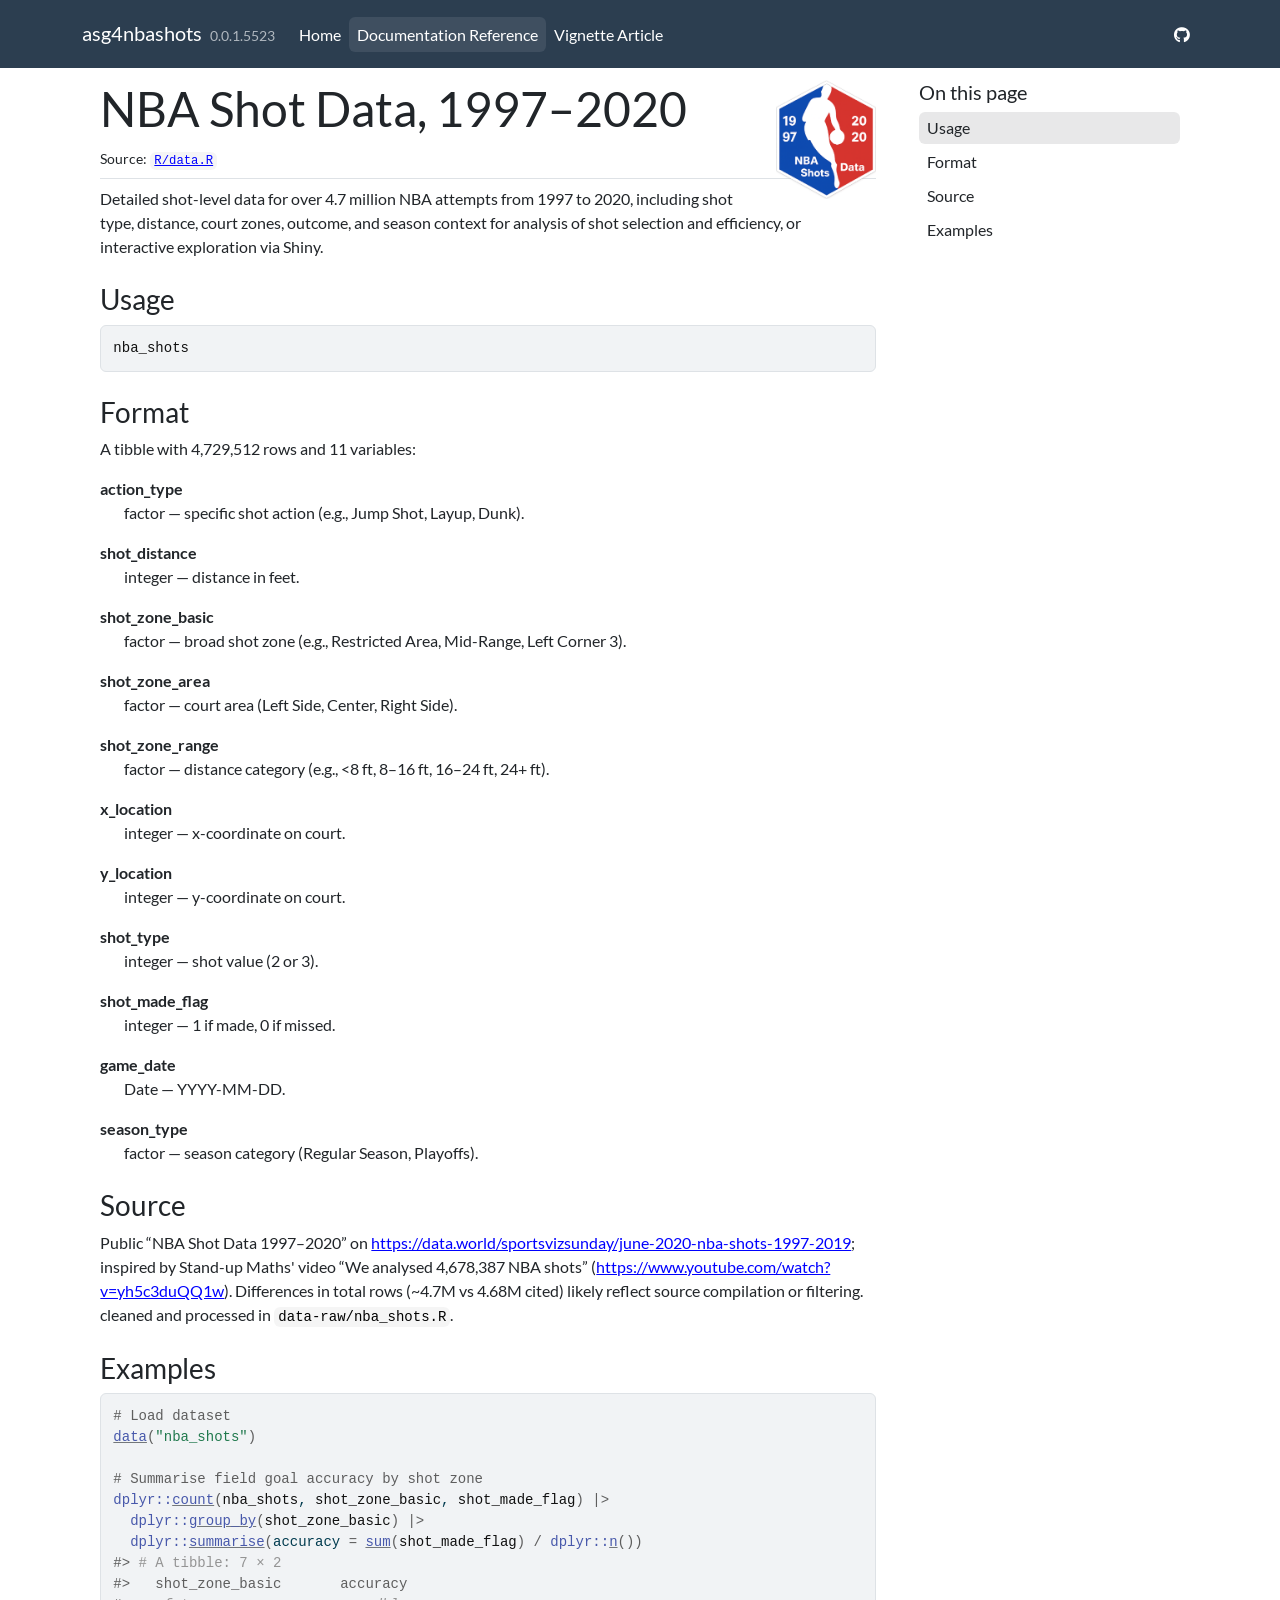
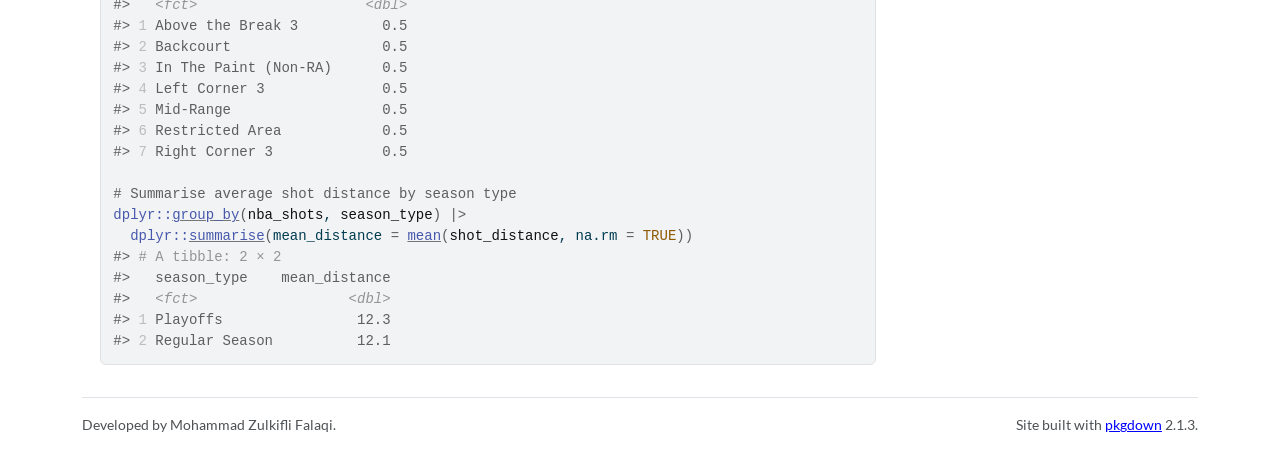
<file: docs/reference/nba_shots.html>
<!DOCTYPE html>
<!-- Generated by pkgdown: do not edit by hand --><html lang="en"><head><meta http-equiv="Content-Type" content="text/html; charset=UTF-8"><meta charset="utf-8"><meta http-equiv="X-UA-Compatible" content="IE=edge"><meta name="viewport" content="width=device-width, initial-scale=1, shrink-to-fit=no"><title>NBA Shot Data, 1997–2020 — nba_shots • asg4nbashots</title><!-- favicons --><link rel="icon" type="image/png" sizes="96x96" href="../favicon-96x96.png"><link rel="icon" type="”image/svg+xml”" href="../favicon.svg"><link rel="apple-touch-icon" sizes="180x180" href="../apple-touch-icon.png"><link rel="icon" sizes="any" href="../favicon.ico"><link rel="manifest" href="../site.webmanifest"><script src="../deps/jquery-3.6.0/jquery-3.6.0.min.js"></script><meta name="viewport" content="width=device-width, initial-scale=1, shrink-to-fit=no"><link href="../deps/bootstrap-5.3.1/bootstrap.min.css" rel="stylesheet"><script src="../deps/bootstrap-5.3.1/bootstrap.bundle.min.js"></script><link href="../deps/font-awesome-6.5.2/css/all.min.css" rel="stylesheet"><link href="../deps/font-awesome-6.5.2/css/v4-shims.min.css" rel="stylesheet"><script src="../deps/headroom-0.11.0/headroom.min.js"></script><script src="../deps/headroom-0.11.0/jQuery.headroom.min.js"></script><script src="../deps/bootstrap-toc-1.0.1/bootstrap-toc.min.js"></script><script src="../deps/clipboard.js-2.0.11/clipboard.min.js"></script><script src="../deps/search-1.0.0/autocomplete.jquery.min.js"></script><script src="../deps/search-1.0.0/fuse.min.js"></script><script src="../deps/search-1.0.0/mark.min.js"></script><!-- pkgdown --><script src="../pkgdown.js"></script><link href="../extra.css" rel="stylesheet"><meta property="og:title" content="NBA Shot Data, 1997–2020 — nba_shots"><meta name="description" content="Detailed shot-level data for over 4.7 million NBA attempts from 1997 to 2020,
including shot type, distance, court zones, outcome, and season context for
analysis of shot selection and efficiency, or interactive exploration via Shiny."><meta property="og:description" content="Detailed shot-level data for over 4.7 million NBA attempts from 1997 to 2020,
including shot type, distance, court zones, outcome, and season context for
analysis of shot selection and efficiency, or interactive exploration via Shiny."><meta property="og:image" content="https://etc5523-2025.github.io/assignment-4-packages-and-shiny-apps-mozuqi25/logo.png"></head><body>
    <a href="#main" class="visually-hidden-focusable">Skip to contents</a>


    <nav class="navbar navbar-expand-lg fixed-top bg-primary" data-bs-theme="dark" aria-label="Site navigation"><div class="container">

    <a class="navbar-brand me-2" href="../index.html">asg4nbashots</a>

    <small class="nav-text text-muted me-auto" data-bs-toggle="tooltip" data-bs-placement="bottom" title="">0.0.1.5523</small>


    <button class="navbar-toggler" type="button" data-bs-toggle="collapse" data-bs-target="#navbar" aria-controls="navbar" aria-expanded="false" aria-label="Toggle navigation">
      <span class="navbar-toggler-icon"></span>
    </button>

    <div id="navbar" class="collapse navbar-collapse ms-3">
      <ul class="navbar-nav me-auto"><li class="nav-item"><a class="nav-link" href="../index.html">Home</a></li>
<li class="active nav-item"><a class="nav-link" href="../reference/index.html">Documentation Reference</a></li>
<li class="nav-item"><a class="nav-link" href="../articles/index.html">Vignette Article</a></li>
      </ul><ul class="navbar-nav"><li class="nav-item"><a class="external-link nav-link" href="https://github.com/ETC5523-2025/assignment-4-packages-and-shiny-apps-mozuqi25"><span class="fa fab fa-github"></span></a></li>
      </ul></div>


  </div>
</nav><div class="container template-reference-topic">
<div class="row">
  <main id="main" class="col-md-9"><div class="page-header">
      <img src="../logo.png" class="logo" alt=""><h1>NBA Shot Data, 1997–2020</h1>
      <small class="dont-index">Source: <a href="https://github.com/ETC5523-2025/assignment-4-packages-and-shiny-apps-mozuqi25/blob/HEAD/R/data.R" class="external-link"><code>R/data.R</code></a></small>
      <div class="d-none name"><code>nba_shots.Rd</code></div>
    </div>

    <div class="ref-description section level2">
    <p>Detailed shot-level data for over 4.7 million NBA attempts from 1997 to 2020,
including shot type, distance, court zones, outcome, and season context for
analysis of shot selection and efficiency, or interactive exploration via Shiny.</p>
    </div>

    <div class="section level2">
    <h2 id="ref-usage">Usage<a class="anchor" aria-label="anchor" href="#ref-usage"></a></h2>
    <div class="sourceCode"><pre class="sourceCode r"><code><span><span class="va">nba_shots</span></span></code></pre></div>
    </div>

    <div class="section level2">
    <h2 id="format">Format<a class="anchor" aria-label="anchor" href="#format"></a></h2>
    <p>A tibble with 4,729,512 rows and 11 variables:</p><dl><dt>action_type</dt>
<dd><p>factor — specific shot action (e.g., Jump Shot, Layup, Dunk).</p></dd>

<dt>shot_distance</dt>
<dd><p>integer — distance in feet.</p></dd>

<dt>shot_zone_basic</dt>
<dd><p>factor — broad shot zone (e.g., Restricted Area, Mid-Range, Left Corner 3).</p></dd>

<dt>shot_zone_area</dt>
<dd><p>factor — court area (Left Side, Center, Right Side).</p></dd>

<dt>shot_zone_range</dt>
<dd><p>factor — distance category (e.g., &lt;8 ft, 8–16 ft, 16–24 ft, 24+ ft).</p></dd>

<dt>x_location</dt>
<dd><p>integer — x-coordinate on court.</p></dd>

<dt>y_location</dt>
<dd><p>integer — y-coordinate on court.</p></dd>

<dt>shot_type</dt>
<dd><p>integer — shot value (2 or 3).</p></dd>

<dt>shot_made_flag</dt>
<dd><p>integer — 1 if made, 0 if missed.</p></dd>

<dt>game_date</dt>
<dd><p>Date — YYYY-MM-DD.</p></dd>

<dt>season_type</dt>
<dd><p>factor — season category (Regular Season, Playoffs).</p></dd>


</dl></div>
    <div class="section level2">
    <h2 id="source">Source<a class="anchor" aria-label="anchor" href="#source"></a></h2>
    <p>Public “NBA Shot Data 1997–2020” on
<a href="https://data.world/sportsvizsunday/june-2020-nba-shots-1997-2019" class="external-link">https://data.world/sportsvizsunday/june-2020-nba-shots-1997-2019</a>;
inspired by Stand-up Maths' video “We analysed 4,678,387 NBA shots”
(<a href="https://www.youtube.com/watch?v=yh5c3duQQ1w" class="external-link">https://www.youtube.com/watch?v=yh5c3duQQ1w</a>). Differences in total
rows (~4.7M vs 4.68M cited) likely reflect source compilation or filtering.
cleaned and processed in <code>data-raw/nba_shots.R</code>.</p>
    </div>

    <div class="section level2">
    <h2 id="ref-examples">Examples<a class="anchor" aria-label="anchor" href="#ref-examples"></a></h2>
    <div class="sourceCode"><pre class="sourceCode r"><code><span class="r-in"><span><span class="co"># Load dataset</span></span></span>
<span class="r-in"><span><span class="fu"><a href="https://rdrr.io/r/utils/data.html" class="external-link">data</a></span><span class="op">(</span><span class="st">"nba_shots"</span><span class="op">)</span></span></span>
<span class="r-in"><span></span></span>
<span class="r-in"><span><span class="co"># Summarise field goal accuracy by shot zone</span></span></span>
<span class="r-in"><span><span class="fu">dplyr</span><span class="fu">::</span><span class="fu"><a href="https://dplyr.tidyverse.org/reference/count.html" class="external-link">count</a></span><span class="op">(</span><span class="va">nba_shots</span>, <span class="va">shot_zone_basic</span>, <span class="va">shot_made_flag</span><span class="op">)</span> <span class="op">|&gt;</span></span></span>
<span class="r-in"><span>  <span class="fu">dplyr</span><span class="fu">::</span><span class="fu"><a href="https://dplyr.tidyverse.org/reference/group_by.html" class="external-link">group_by</a></span><span class="op">(</span><span class="va">shot_zone_basic</span><span class="op">)</span> <span class="op">|&gt;</span></span></span>
<span class="r-in"><span>  <span class="fu">dplyr</span><span class="fu">::</span><span class="fu"><a href="https://dplyr.tidyverse.org/reference/summarise.html" class="external-link">summarise</a></span><span class="op">(</span>accuracy <span class="op">=</span> <span class="fu"><a href="https://rdrr.io/r/base/sum.html" class="external-link">sum</a></span><span class="op">(</span><span class="va">shot_made_flag</span><span class="op">)</span> <span class="op">/</span> <span class="fu">dplyr</span><span class="fu">::</span><span class="fu"><a href="https://dplyr.tidyverse.org/reference/context.html" class="external-link">n</a></span><span class="op">(</span><span class="op">)</span><span class="op">)</span></span></span>
<span class="r-out co"><span class="r-pr">#&gt;</span> <span style="color: #949494;"># A tibble: 7 × 2</span></span>
<span class="r-out co"><span class="r-pr">#&gt;</span>   shot_zone_basic       accuracy</span>
<span class="r-out co"><span class="r-pr">#&gt;</span>   <span style="color: #949494; font-style: italic;">&lt;fct&gt;</span>                    <span style="color: #949494; font-style: italic;">&lt;dbl&gt;</span></span>
<span class="r-out co"><span class="r-pr">#&gt;</span> <span style="color: #BCBCBC;">1</span> Above the Break 3          0.5</span>
<span class="r-out co"><span class="r-pr">#&gt;</span> <span style="color: #BCBCBC;">2</span> Backcourt                  0.5</span>
<span class="r-out co"><span class="r-pr">#&gt;</span> <span style="color: #BCBCBC;">3</span> In The Paint (Non-RA)      0.5</span>
<span class="r-out co"><span class="r-pr">#&gt;</span> <span style="color: #BCBCBC;">4</span> Left Corner 3              0.5</span>
<span class="r-out co"><span class="r-pr">#&gt;</span> <span style="color: #BCBCBC;">5</span> Mid-Range                  0.5</span>
<span class="r-out co"><span class="r-pr">#&gt;</span> <span style="color: #BCBCBC;">6</span> Restricted Area            0.5</span>
<span class="r-out co"><span class="r-pr">#&gt;</span> <span style="color: #BCBCBC;">7</span> Right Corner 3             0.5</span>
<span class="r-in"><span></span></span>
<span class="r-in"><span><span class="co"># Summarise average shot distance by season type</span></span></span>
<span class="r-in"><span><span class="fu">dplyr</span><span class="fu">::</span><span class="fu"><a href="https://dplyr.tidyverse.org/reference/group_by.html" class="external-link">group_by</a></span><span class="op">(</span><span class="va">nba_shots</span>, <span class="va">season_type</span><span class="op">)</span> <span class="op">|&gt;</span></span></span>
<span class="r-in"><span>  <span class="fu">dplyr</span><span class="fu">::</span><span class="fu"><a href="https://dplyr.tidyverse.org/reference/summarise.html" class="external-link">summarise</a></span><span class="op">(</span>mean_distance <span class="op">=</span> <span class="fu"><a href="https://rdrr.io/r/base/mean.html" class="external-link">mean</a></span><span class="op">(</span><span class="va">shot_distance</span>, na.rm <span class="op">=</span> <span class="cn">TRUE</span><span class="op">)</span><span class="op">)</span></span></span>
<span class="r-out co"><span class="r-pr">#&gt;</span> <span style="color: #949494;"># A tibble: 2 × 2</span></span>
<span class="r-out co"><span class="r-pr">#&gt;</span>   season_type    mean_distance</span>
<span class="r-out co"><span class="r-pr">#&gt;</span>   <span style="color: #949494; font-style: italic;">&lt;fct&gt;</span>                  <span style="color: #949494; font-style: italic;">&lt;dbl&gt;</span></span>
<span class="r-out co"><span class="r-pr">#&gt;</span> <span style="color: #BCBCBC;">1</span> Playoffs                12.3</span>
<span class="r-out co"><span class="r-pr">#&gt;</span> <span style="color: #BCBCBC;">2</span> Regular Season          12.1</span>
</code></pre></div>
    </div>
  </main><aside class="col-md-3"><nav id="toc" aria-label="Table of contents"><h2>On this page</h2>
    </nav></aside></div>


    <footer><div class="pkgdown-footer-left">
  <p>Developed by Mohammad Zulkifli Falaqi.</p>
</div>

<div class="pkgdown-footer-right">
  <p>Site built with <a href="https://pkgdown.r-lib.org/" class="external-link">pkgdown</a> 2.1.3.</p>
</div>

    </footer></div>





  </body></html>
</file>
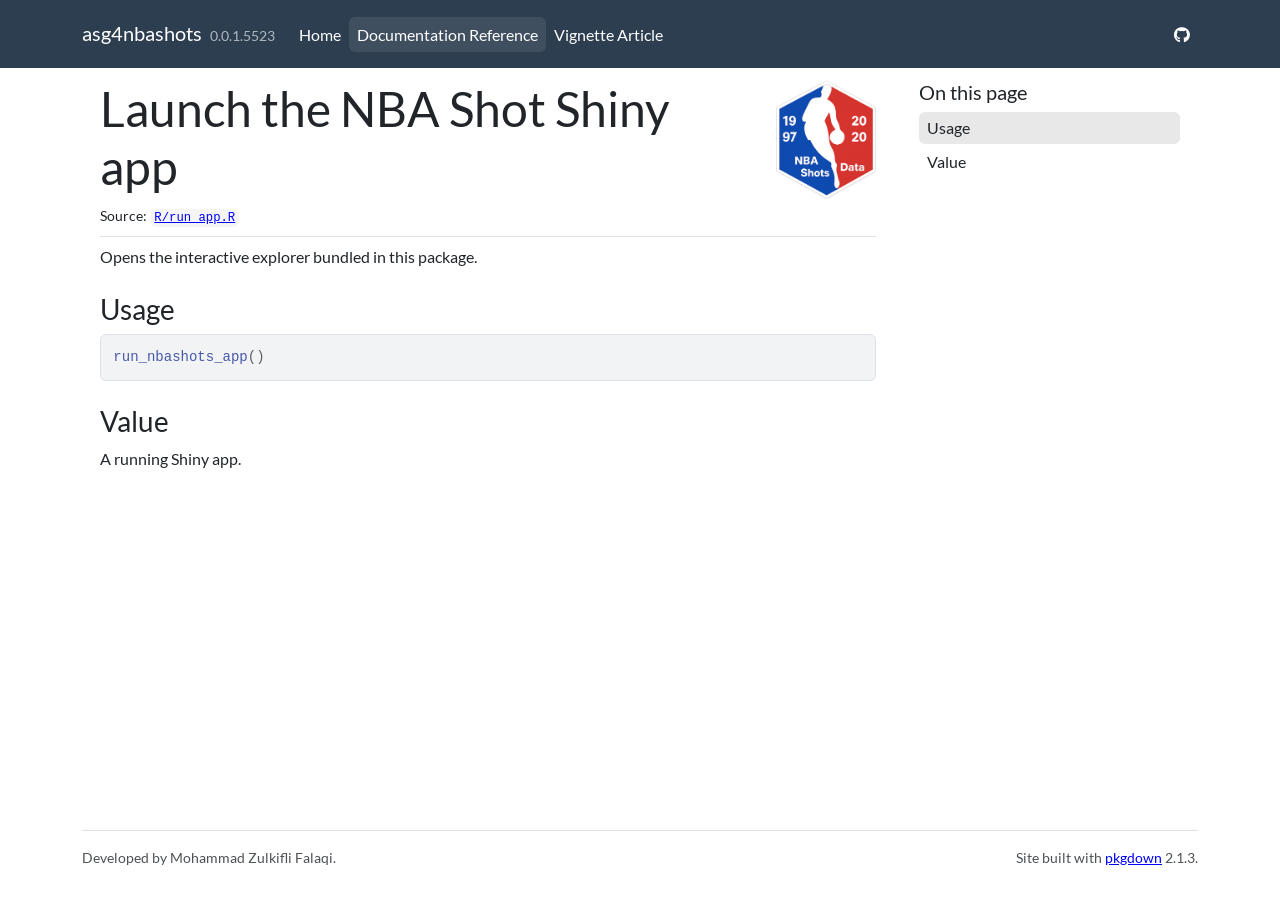
<file: docs/reference/run_nbashots_app.html>
<!DOCTYPE html>
<!-- Generated by pkgdown: do not edit by hand --><html lang="en"><head><meta http-equiv="Content-Type" content="text/html; charset=UTF-8"><meta charset="utf-8"><meta http-equiv="X-UA-Compatible" content="IE=edge"><meta name="viewport" content="width=device-width, initial-scale=1, shrink-to-fit=no"><title>Launch the NBA Shot Shiny app — run_nbashots_app • asg4nbashots</title><!-- favicons --><link rel="icon" type="image/png" sizes="96x96" href="../favicon-96x96.png"><link rel="icon" type="”image/svg+xml”" href="../favicon.svg"><link rel="apple-touch-icon" sizes="180x180" href="../apple-touch-icon.png"><link rel="icon" sizes="any" href="../favicon.ico"><link rel="manifest" href="../site.webmanifest"><script src="../deps/jquery-3.6.0/jquery-3.6.0.min.js"></script><meta name="viewport" content="width=device-width, initial-scale=1, shrink-to-fit=no"><link href="../deps/bootstrap-5.3.1/bootstrap.min.css" rel="stylesheet"><script src="../deps/bootstrap-5.3.1/bootstrap.bundle.min.js"></script><link href="../deps/font-awesome-6.5.2/css/all.min.css" rel="stylesheet"><link href="../deps/font-awesome-6.5.2/css/v4-shims.min.css" rel="stylesheet"><script src="../deps/headroom-0.11.0/headroom.min.js"></script><script src="../deps/headroom-0.11.0/jQuery.headroom.min.js"></script><script src="../deps/bootstrap-toc-1.0.1/bootstrap-toc.min.js"></script><script src="../deps/clipboard.js-2.0.11/clipboard.min.js"></script><script src="../deps/search-1.0.0/autocomplete.jquery.min.js"></script><script src="../deps/search-1.0.0/fuse.min.js"></script><script src="../deps/search-1.0.0/mark.min.js"></script><!-- pkgdown --><script src="../pkgdown.js"></script><link href="../extra.css" rel="stylesheet"><meta property="og:title" content="Launch the NBA Shot Shiny app — run_nbashots_app"><meta name="description" content="Opens the interactive explorer bundled in this package."><meta property="og:description" content="Opens the interactive explorer bundled in this package."><meta property="og:image" content="https://etc5523-2025.github.io/assignment-4-packages-and-shiny-apps-mozuqi25/logo.png"></head><body>
    <a href="#main" class="visually-hidden-focusable">Skip to contents</a>


    <nav class="navbar navbar-expand-lg fixed-top bg-primary" data-bs-theme="dark" aria-label="Site navigation"><div class="container">

    <a class="navbar-brand me-2" href="../index.html">asg4nbashots</a>

    <small class="nav-text text-muted me-auto" data-bs-toggle="tooltip" data-bs-placement="bottom" title="">0.0.1.5523</small>


    <button class="navbar-toggler" type="button" data-bs-toggle="collapse" data-bs-target="#navbar" aria-controls="navbar" aria-expanded="false" aria-label="Toggle navigation">
      <span class="navbar-toggler-icon"></span>
    </button>

    <div id="navbar" class="collapse navbar-collapse ms-3">
      <ul class="navbar-nav me-auto"><li class="nav-item"><a class="nav-link" href="../index.html">Home</a></li>
<li class="active nav-item"><a class="nav-link" href="../reference/index.html">Documentation Reference</a></li>
<li class="nav-item"><a class="nav-link" href="../articles/index.html">Vignette Article</a></li>
      </ul><ul class="navbar-nav"><li class="nav-item"><a class="external-link nav-link" href="https://github.com/ETC5523-2025/assignment-4-packages-and-shiny-apps-mozuqi25"><span class="fa fab fa-github"></span></a></li>
      </ul></div>


  </div>
</nav><div class="container template-reference-topic">
<div class="row">
  <main id="main" class="col-md-9"><div class="page-header">
      <img src="../logo.png" class="logo" alt=""><h1>Launch the NBA Shot Shiny app</h1>
      <small class="dont-index">Source: <a href="https://github.com/ETC5523-2025/assignment-4-packages-and-shiny-apps-mozuqi25/blob/HEAD/R/run_app.R" class="external-link"><code>R/run_app.R</code></a></small>
      <div class="d-none name"><code>run_nbashots_app.Rd</code></div>
    </div>

    <div class="ref-description section level2">
    <p>Opens the interactive explorer bundled in this package.</p>
    </div>

    <div class="section level2">
    <h2 id="ref-usage">Usage<a class="anchor" aria-label="anchor" href="#ref-usage"></a></h2>
    <div class="sourceCode"><pre class="sourceCode r"><code><span><span class="fu">run_nbashots_app</span><span class="op">(</span><span class="op">)</span></span></code></pre></div>
    </div>

    <div class="section level2">
    <h2 id="value">Value<a class="anchor" aria-label="anchor" href="#value"></a></h2>
    <p>A running Shiny app.</p>
    </div>

  </main><aside class="col-md-3"><nav id="toc" aria-label="Table of contents"><h2>On this page</h2>
    </nav></aside></div>


    <footer><div class="pkgdown-footer-left">
  <p>Developed by Mohammad Zulkifli Falaqi.</p>
</div>

<div class="pkgdown-footer-right">
  <p>Site built with <a href="https://pkgdown.r-lib.org/" class="external-link">pkgdown</a> 2.1.3.</p>
</div>

    </footer></div>





  </body></html>
</file>
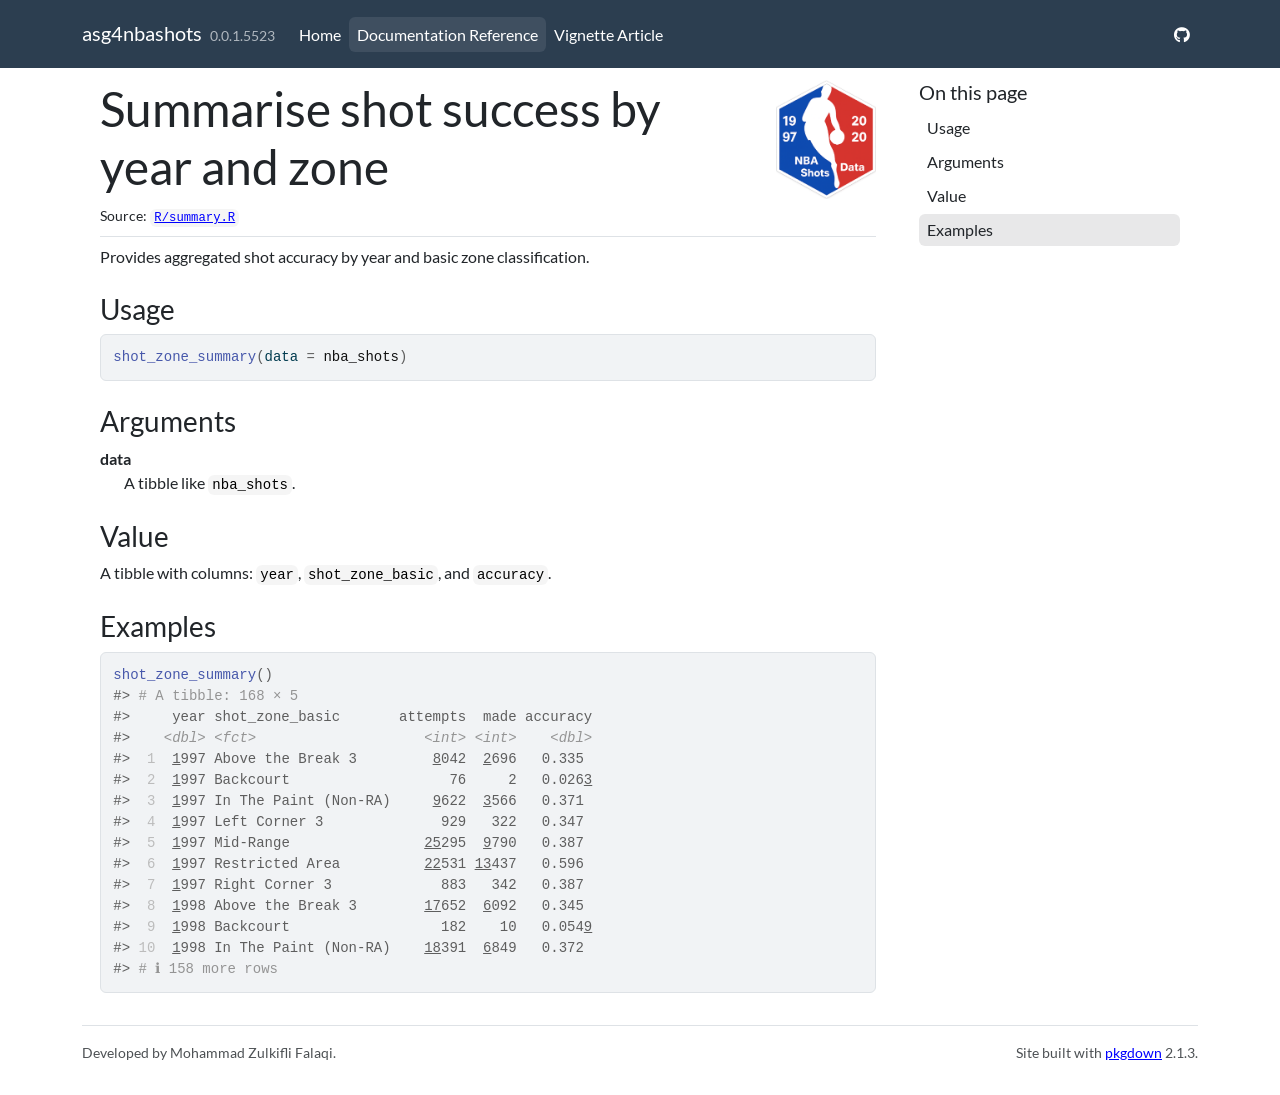
<file: docs/reference/shot_zone_summary.html>
<!DOCTYPE html>
<!-- Generated by pkgdown: do not edit by hand --><html lang="en"><head><meta http-equiv="Content-Type" content="text/html; charset=UTF-8"><meta charset="utf-8"><meta http-equiv="X-UA-Compatible" content="IE=edge"><meta name="viewport" content="width=device-width, initial-scale=1, shrink-to-fit=no"><title>Summarise shot success by year and zone — shot_zone_summary • asg4nbashots</title><!-- favicons --><link rel="icon" type="image/png" sizes="96x96" href="../favicon-96x96.png"><link rel="icon" type="”image/svg+xml”" href="../favicon.svg"><link rel="apple-touch-icon" sizes="180x180" href="../apple-touch-icon.png"><link rel="icon" sizes="any" href="../favicon.ico"><link rel="manifest" href="../site.webmanifest"><script src="../deps/jquery-3.6.0/jquery-3.6.0.min.js"></script><meta name="viewport" content="width=device-width, initial-scale=1, shrink-to-fit=no"><link href="../deps/bootstrap-5.3.1/bootstrap.min.css" rel="stylesheet"><script src="../deps/bootstrap-5.3.1/bootstrap.bundle.min.js"></script><link href="../deps/font-awesome-6.5.2/css/all.min.css" rel="stylesheet"><link href="../deps/font-awesome-6.5.2/css/v4-shims.min.css" rel="stylesheet"><script src="../deps/headroom-0.11.0/headroom.min.js"></script><script src="../deps/headroom-0.11.0/jQuery.headroom.min.js"></script><script src="../deps/bootstrap-toc-1.0.1/bootstrap-toc.min.js"></script><script src="../deps/clipboard.js-2.0.11/clipboard.min.js"></script><script src="../deps/search-1.0.0/autocomplete.jquery.min.js"></script><script src="../deps/search-1.0.0/fuse.min.js"></script><script src="../deps/search-1.0.0/mark.min.js"></script><!-- pkgdown --><script src="../pkgdown.js"></script><link href="../extra.css" rel="stylesheet"><meta property="og:title" content="Summarise shot success by year and zone — shot_zone_summary"><meta name="description" content="Provides aggregated shot accuracy by year and basic zone classification."><meta property="og:description" content="Provides aggregated shot accuracy by year and basic zone classification."><meta property="og:image" content="https://etc5523-2025.github.io/assignment-4-packages-and-shiny-apps-mozuqi25/logo.png"></head><body>
    <a href="#main" class="visually-hidden-focusable">Skip to contents</a>


    <nav class="navbar navbar-expand-lg fixed-top bg-primary" data-bs-theme="dark" aria-label="Site navigation"><div class="container">

    <a class="navbar-brand me-2" href="../index.html">asg4nbashots</a>

    <small class="nav-text text-muted me-auto" data-bs-toggle="tooltip" data-bs-placement="bottom" title="">0.0.1.5523</small>


    <button class="navbar-toggler" type="button" data-bs-toggle="collapse" data-bs-target="#navbar" aria-controls="navbar" aria-expanded="false" aria-label="Toggle navigation">
      <span class="navbar-toggler-icon"></span>
    </button>

    <div id="navbar" class="collapse navbar-collapse ms-3">
      <ul class="navbar-nav me-auto"><li class="nav-item"><a class="nav-link" href="../index.html">Home</a></li>
<li class="active nav-item"><a class="nav-link" href="../reference/index.html">Documentation Reference</a></li>
<li class="nav-item"><a class="nav-link" href="../articles/index.html">Vignette Article</a></li>
      </ul><ul class="navbar-nav"><li class="nav-item"><a class="external-link nav-link" href="https://github.com/ETC5523-2025/assignment-4-packages-and-shiny-apps-mozuqi25"><span class="fa fab fa-github"></span></a></li>
      </ul></div>


  </div>
</nav><div class="container template-reference-topic">
<div class="row">
  <main id="main" class="col-md-9"><div class="page-header">
      <img src="../logo.png" class="logo" alt=""><h1>Summarise shot success by year and zone</h1>
      <small class="dont-index">Source: <a href="https://github.com/ETC5523-2025/assignment-4-packages-and-shiny-apps-mozuqi25/blob/HEAD/R/summary.R" class="external-link"><code>R/summary.R</code></a></small>
      <div class="d-none name"><code>shot_zone_summary.Rd</code></div>
    </div>

    <div class="ref-description section level2">
    <p>Provides aggregated shot accuracy by year and basic zone classification.</p>
    </div>

    <div class="section level2">
    <h2 id="ref-usage">Usage<a class="anchor" aria-label="anchor" href="#ref-usage"></a></h2>
    <div class="sourceCode"><pre class="sourceCode r"><code><span><span class="fu">shot_zone_summary</span><span class="op">(</span>data <span class="op">=</span> <span class="va">nba_shots</span><span class="op">)</span></span></code></pre></div>
    </div>

    <div class="section level2">
    <h2 id="arguments">Arguments<a class="anchor" aria-label="anchor" href="#arguments"></a></h2>


<dl><dt id="arg-data">data<a class="anchor" aria-label="anchor" href="#arg-data"></a></dt>
<dd><p>A tibble like <code>nba_shots</code>.</p></dd>

</dl></div>
    <div class="section level2">
    <h2 id="value">Value<a class="anchor" aria-label="anchor" href="#value"></a></h2>
    <p>A tibble with columns: <code>year</code>, <code>shot_zone_basic</code>, and <code>accuracy</code>.</p>
    </div>

    <div class="section level2">
    <h2 id="ref-examples">Examples<a class="anchor" aria-label="anchor" href="#ref-examples"></a></h2>
    <div class="sourceCode"><pre class="sourceCode r"><code><span class="r-in"><span><span class="fu">shot_zone_summary</span><span class="op">(</span><span class="op">)</span></span></span>
<span class="r-out co"><span class="r-pr">#&gt;</span> <span style="color: #949494;"># A tibble: 168 × 5</span></span>
<span class="r-out co"><span class="r-pr">#&gt;</span>     year shot_zone_basic       attempts  made accuracy</span>
<span class="r-out co"><span class="r-pr">#&gt;</span>    <span style="color: #949494; font-style: italic;">&lt;dbl&gt;</span> <span style="color: #949494; font-style: italic;">&lt;fct&gt;</span>                    <span style="color: #949494; font-style: italic;">&lt;int&gt;</span> <span style="color: #949494; font-style: italic;">&lt;int&gt;</span>    <span style="color: #949494; font-style: italic;">&lt;dbl&gt;</span></span>
<span class="r-out co"><span class="r-pr">#&gt;</span> <span style="color: #BCBCBC;"> 1</span>  <span style="text-decoration: underline;">1</span>997 Above the Break 3         <span style="text-decoration: underline;">8</span>042  <span style="text-decoration: underline;">2</span>696   0.335 </span>
<span class="r-out co"><span class="r-pr">#&gt;</span> <span style="color: #BCBCBC;"> 2</span>  <span style="text-decoration: underline;">1</span>997 Backcourt                   76     2   0.026<span style="text-decoration: underline;">3</span></span>
<span class="r-out co"><span class="r-pr">#&gt;</span> <span style="color: #BCBCBC;"> 3</span>  <span style="text-decoration: underline;">1</span>997 In The Paint (Non-RA)     <span style="text-decoration: underline;">9</span>622  <span style="text-decoration: underline;">3</span>566   0.371 </span>
<span class="r-out co"><span class="r-pr">#&gt;</span> <span style="color: #BCBCBC;"> 4</span>  <span style="text-decoration: underline;">1</span>997 Left Corner 3              929   322   0.347 </span>
<span class="r-out co"><span class="r-pr">#&gt;</span> <span style="color: #BCBCBC;"> 5</span>  <span style="text-decoration: underline;">1</span>997 Mid-Range                <span style="text-decoration: underline;">25</span>295  <span style="text-decoration: underline;">9</span>790   0.387 </span>
<span class="r-out co"><span class="r-pr">#&gt;</span> <span style="color: #BCBCBC;"> 6</span>  <span style="text-decoration: underline;">1</span>997 Restricted Area          <span style="text-decoration: underline;">22</span>531 <span style="text-decoration: underline;">13</span>437   0.596 </span>
<span class="r-out co"><span class="r-pr">#&gt;</span> <span style="color: #BCBCBC;"> 7</span>  <span style="text-decoration: underline;">1</span>997 Right Corner 3             883   342   0.387 </span>
<span class="r-out co"><span class="r-pr">#&gt;</span> <span style="color: #BCBCBC;"> 8</span>  <span style="text-decoration: underline;">1</span>998 Above the Break 3        <span style="text-decoration: underline;">17</span>652  <span style="text-decoration: underline;">6</span>092   0.345 </span>
<span class="r-out co"><span class="r-pr">#&gt;</span> <span style="color: #BCBCBC;"> 9</span>  <span style="text-decoration: underline;">1</span>998 Backcourt                  182    10   0.054<span style="text-decoration: underline;">9</span></span>
<span class="r-out co"><span class="r-pr">#&gt;</span> <span style="color: #BCBCBC;">10</span>  <span style="text-decoration: underline;">1</span>998 In The Paint (Non-RA)    <span style="text-decoration: underline;">18</span>391  <span style="text-decoration: underline;">6</span>849   0.372 </span>
<span class="r-out co"><span class="r-pr">#&gt;</span> <span style="color: #949494;"># ℹ 158 more rows</span></span>
</code></pre></div>
    </div>
  </main><aside class="col-md-3"><nav id="toc" aria-label="Table of contents"><h2>On this page</h2>
    </nav></aside></div>


    <footer><div class="pkgdown-footer-left">
  <p>Developed by Mohammad Zulkifli Falaqi.</p>
</div>

<div class="pkgdown-footer-right">
  <p>Site built with <a href="https://pkgdown.r-lib.org/" class="external-link">pkgdown</a> 2.1.3.</p>
</div>

    </footer></div>





  </body></html>
</file>
<file: docs/extra.css>
/* Change link color */
a {
  color: blue;
  text-decoration: underline;
}

/* Hover effect */
a:hover, a:focus {
  color: darkblue;
  text-decoration: underline;
}
</file>
<file: docs/deps/font-awesome-6.5.2/css/v4-shims.min.css>
/*!
 * Font Awesome Free 6.5.2 by @fontawesome - https://fontawesome.com
 * License - https://fontawesome.com/license/free (Icons: CC BY 4.0, Fonts: SIL OFL 1.1, Code: MIT License)
 * Copyright 2024 Fonticons, Inc.
 */
.fa.fa-glass:before{content:"\f000"}.fa.fa-envelope-o{font-family:"Font Awesome 6 Free";font-weight:400}.fa.fa-envelope-o:before{content:"\f0e0"}.fa.fa-star-o{font-family:"Font Awesome 6 Free";font-weight:400}.fa.fa-star-o:before{content:"\f005"}.fa.fa-close:before,.fa.fa-remove:before{content:"\f00d"}.fa.fa-gear:before{content:"\f013"}.fa.fa-trash-o{font-family:"Font Awesome 6 Free";font-weight:400}.fa.fa-trash-o:before{content:"\f2ed"}.fa.fa-home:before{content:"\f015"}.fa.fa-file-o{font-family:"Font Awesome 6 Free";font-weight:400}.fa.fa-file-o:before{content:"\f15b"}.fa.fa-clock-o{font-family:"Font Awesome 6 Free";font-weight:400}.fa.fa-clock-o:before{content:"\f017"}.fa.fa-arrow-circle-o-down{font-family:"Font Awesome 6 Free";font-weight:400}.fa.fa-arrow-circle-o-down:before{content:"\f358"}.fa.fa-arrow-circle-o-up{font-family:"Font Awesome 6 Free";font-weight:400}.fa.fa-arrow-circle-o-up:before{content:"\f35b"}.fa.fa-play-circle-o{font-family:"Font Awesome 6 Free";font-weight:400}.fa.fa-play-circle-o:before{content:"\f144"}.fa.fa-repeat:before,.fa.fa-rotate-right:before{content:"\f01e"}.fa.fa-refresh:before{content:"\f021"}.fa.fa-list-alt{font-family:"Font Awesome 6 Free";font-weight:400}.fa.fa-list-alt:before{content:"\f022"}.fa.fa-dedent:before{content:"\f03b"}.fa.fa-video-camera:before{content:"\f03d"}.fa.fa-picture-o{font-family:"Font Awesome 6 Free";font-weight:400}.fa.fa-picture-o:before{content:"\f03e"}.fa.fa-photo{font-family:"Font Awesome 6 Free";font-weight:400}.fa.fa-photo:before{content:"\f03e"}.fa.fa-image{font-family:"Font Awesome 6 Free";font-weight:400}.fa.fa-image:before{content:"\f03e"}.fa.fa-map-marker:before{content:"\f3c5"}.fa.fa-pencil-square-o{font-family:"Font Awesome 6 Free";font-weight:400}.fa.fa-pencil-square-o:before{content:"\f044"}.fa.fa-edit{font-family:"Font Awesome 6 Free";font-weight:400}.fa.fa-edit:before{content:"\f044"}.fa.fa-share-square-o:before{content:"\f14d"}.fa.fa-check-square-o{font-family:"Font Awesome 6 Free";font-weight:400}.fa.fa-check-square-o:before{content:"\f14a"}.fa.fa-arrows:before{content:"\f0b2"}.fa.fa-times-circle-o{font-family:"Font Awesome 6 Free";font-weight:400}.fa.fa-times-circle-o:before{content:"\f057"}.fa.fa-check-circle-o{font-family:"Font Awesome 6 Free";font-weight:400}.fa.fa-check-circle-o:before{content:"\f058"}.fa.fa-mail-forward:before{content:"\f064"}.fa.fa-expand:before{content:"\f424"}.fa.fa-compress:before{content:"\f422"}.fa.fa-eye,.fa.fa-eye-slash{font-family:"Font Awesome 6 Free";font-weight:400}.fa.fa-warning:before{content:"\f071"}.fa.fa-calendar:before{content:"\f073"}.fa.fa-arrows-v:before{content:"\f338"}.fa.fa-arrows-h:before{content:"\f337"}.fa.fa-bar-chart-o:before,.fa.fa-bar-chart:before{content:"\e0e3"}.fa.fa-twitter-square{font-family:"Font Awesome 6 Brands";font-weight:400}.fa.fa-twitter-square:before{content:"\f081"}.fa.fa-facebook-square{font-family:"Font Awesome 6 Brands";font-weight:400}.fa.fa-facebook-square:before{content:"\f082"}.fa.fa-gears:before{content:"\f085"}.fa.fa-thumbs-o-up{font-family:"Font Awesome 6 Free";font-weight:400}.fa.fa-thumbs-o-up:before{content:"\f164"}.fa.fa-thumbs-o-down{font-family:"Font Awesome 6 Free";font-weight:400}.fa.fa-thumbs-o-down:before{content:"\f165"}.fa.fa-heart-o{font-family:"Font Awesome 6 Free";font-weight:400}.fa.fa-heart-o:before{content:"\f004"}.fa.fa-sign-out:before{content:"\f2f5"}.fa.fa-linkedin-square{font-family:"Font Awesome 6 Brands";font-weight:400}.fa.fa-linkedin-square:before{content:"\f08c"}.fa.fa-thumb-tack:before{content:"\f08d"}.fa.fa-external-link:before{content:"\f35d"}.fa.fa-sign-in:before{content:"\f2f6"}.fa.fa-github-square{font-family:"Font Awesome 6 Brands";font-weight:400}.fa.fa-github-square:before{content:"\f092"}.fa.fa-lemon-o{font-family:"Font Awesome 6 Free";font-weight:400}.fa.fa-lemon-o:before{content:"\f094"}.fa.fa-square-o{font-family:"Font Awesome 6 Free";font-weight:400}.fa.fa-square-o:before{content:"\f0c8"}.fa.fa-bookmark-o{font-family:"Font Awesome 6 Free";font-weight:400}.fa.fa-bookmark-o:before{content:"\f02e"}.fa.fa-facebook,.fa.fa-twitter{font-family:"Font Awesome 6 Brands";font-weight:400}.fa.fa-facebook:before{content:"\f39e"}.fa.fa-facebook-f{font-family:"Font Awesome 6 Brands";font-weight:400}.fa.fa-facebook-f:before{content:"\f39e"}.fa.fa-github{font-family:"Font Awesome 6 Brands";font-weight:400}.fa.fa-credit-card{font-family:"Font Awesome 6 Free";font-weight:400}.fa.fa-feed:before{content:"\f09e"}.fa.fa-hdd-o{font-family:"Font Awesome 6 Free";font-weight:400}.fa.fa-hdd-o:before{content:"\f0a0"}.fa.fa-hand-o-right{font-family:"Font Awesome 6 Free";font-weight:400}.fa.fa-hand-o-right:before{content:"\f0a4"}.fa.fa-hand-o-left{font-family:"Font Awesome 6 Free";font-weight:400}.fa.fa-hand-o-left:before{content:"\f0a5"}.fa.fa-hand-o-up{font-family:"Font Awesome 6 Free";font-weight:400}.fa.fa-hand-o-up:before{content:"\f0a6"}.fa.fa-hand-o-down{font-family:"Font Awesome 6 Free";font-weight:400}.fa.fa-hand-o-down:before{content:"\f0a7"}.fa.fa-globe:before{content:"\f57d"}.fa.fa-tasks:before{content:"\f828"}.fa.fa-arrows-alt:before{content:"\f31e"}.fa.fa-group:before{content:"\f0c0"}.fa.fa-chain:before{content:"\f0c1"}.fa.fa-cut:before{content:"\f0c4"}.fa.fa-files-o{font-family:"Font Awesome 6 Free";font-weight:400}.fa.fa-files-o:before{content:"\f0c5"}.fa.fa-floppy-o{font-family:"Font Awesome 6 Free";font-weight:400}.fa.fa-floppy-o:before{content:"\f0c7"}.fa.fa-save{font-family:"Font Awesome 6 Free";font-weight:400}.fa.fa-save:before{content:"\f0c7"}.fa.fa-navicon:before,.fa.fa-reorder:before{content:"\f0c9"}.fa.fa-magic:before{content:"\e2ca"}.fa.fa-pinterest,.fa.fa-pinterest-square{font-family:"Font Awesome 6 Brands";font-weight:400}.fa.fa-pinterest-square:before{content:"\f0d3"}.fa.fa-google-plus-square{font-family:"Font Awesome 6 Brands";font-weight:400}.fa.fa-google-plus-square:before{content:"\f0d4"}.fa.fa-google-plus{font-family:"Font Awesome 6 Brands";font-weight:400}.fa.fa-google-plus:before{content:"\f0d5"}.fa.fa-money:before{content:"\f3d1"}.fa.fa-unsorted:before{content:"\f0dc"}.fa.fa-sort-desc:before{content:"\f0dd"}.fa.fa-sort-asc:before{content:"\f0de"}.fa.fa-linkedin{font-family:"Font Awesome 6 Brands";font-weight:400}.fa.fa-linkedin:before{content:"\f0e1"}.fa.fa-rotate-left:before{content:"\f0e2"}.fa.fa-legal:before{content:"\f0e3"}.fa.fa-dashboard:before,.fa.fa-tachometer:before{content:"\f625"}.fa.fa-comment-o{font-family:"Font Awesome 6 Free";font-weight:400}.fa.fa-comment-o:before{content:"\f075"}.fa.fa-comments-o{font-family:"Font Awesome 6 Free";font-weight:400}.fa.fa-comments-o:before{content:"\f086"}.fa.fa-flash:before{content:"\f0e7"}.fa.fa-clipboard:before{content:"\f0ea"}.fa.fa-lightbulb-o{font-family:"Font Awesome 6 Free";font-weight:400}.fa.fa-lightbulb-o:before{content:"\f0eb"}.fa.fa-exchange:before{content:"\f362"}.fa.fa-cloud-download:before{content:"\f0ed"}.fa.fa-cloud-upload:before{content:"\f0ee"}.fa.fa-bell-o{font-family:"Font Awesome 6 Free";font-weight:400}.fa.fa-bell-o:before{content:"\f0f3"}.fa.fa-cutlery:before{content:"\f2e7"}.fa.fa-file-text-o{font-family:"Font Awesome 6 Free";font-weight:400}.fa.fa-file-text-o:before{content:"\f15c"}.fa.fa-building-o{font-family:"Font Awesome 6 Free";font-weight:400}.fa.fa-building-o:before{content:"\f1ad"}.fa.fa-hospital-o{font-family:"Font Awesome 6 Free";font-weight:400}.fa.fa-hospital-o:before{content:"\f0f8"}.fa.fa-tablet:before{content:"\f3fa"}.fa.fa-mobile-phone:before,.fa.fa-mobile:before{content:"\f3cd"}.fa.fa-circle-o{font-family:"Font Awesome 6 Free";font-weight:400}.fa.fa-circle-o:before{content:"\f111"}.fa.fa-mail-reply:before{content:"\f3e5"}.fa.fa-github-alt{font-family:"Font Awesome 6 Brands";font-weight:400}.fa.fa-folder-o{font-family:"Font Awesome 6 Free";font-weight:400}.fa.fa-folder-o:before{content:"\f07b"}.fa.fa-folder-open-o{font-family:"Font Awesome 6 Free";font-weight:400}.fa.fa-folder-open-o:before{content:"\f07c"}.fa.fa-smile-o{font-family:"Font Awesome 6 Free";font-weight:400}.fa.fa-smile-o:before{content:"\f118"}.fa.fa-frown-o{font-family:"Font Awesome 6 Free";font-weight:400}.fa.fa-frown-o:before{content:"\f119"}.fa.fa-meh-o{font-family:"Font Awesome 6 Free";font-weight:400}.fa.fa-meh-o:before{content:"\f11a"}.fa.fa-keyboard-o{font-family:"Font Awesome 6 Free";font-weight:400}.fa.fa-keyboard-o:before{content:"\f11c"}.fa.fa-flag-o{font-family:"Font Awesome 6 Free";font-weight:400}.fa.fa-flag-o:before{content:"\f024"}.fa.fa-mail-reply-all:before{content:"\f122"}.fa.fa-star-half-o{font-family:"Font Awesome 6 Free";font-weight:400}.fa.fa-star-half-o:before{content:"\f5c0"}.fa.fa-star-half-empty{font-family:"Font Awesome 6 Free";font-weight:400}.fa.fa-star-half-empty:before{content:"\f5c0"}.fa.fa-star-half-full{font-family:"Font Awesome 6 Free";font-weight:400}.fa.fa-star-half-full:before{content:"\f5c0"}.fa.fa-code-fork:before{content:"\f126"}.fa.fa-chain-broken:before,.fa.fa-unlink:before{content:"\f127"}.fa.fa-calendar-o{font-family:"Font Awesome 6 Free";font-weight:400}.fa.fa-calendar-o:before{content:"\f133"}.fa.fa-css3,.fa.fa-html5,.fa.fa-maxcdn{font-family:"Font Awesome 6 Brands";font-weight:400}.fa.fa-unlock-alt:before{content:"\f09c"}.fa.fa-minus-square-o{font-family:"Font Awesome 6 Free";font-weight:400}.fa.fa-minus-square-o:before{content:"\f146"}.fa.fa-level-up:before{content:"\f3bf"}.fa.fa-level-down:before{content:"\f3be"}.fa.fa-pencil-square:before{content:"\f14b"}.fa.fa-external-link-square:before{content:"\f360"}.fa.fa-compass{font-family:"Font Awesome 6 Free";font-weight:400}.fa.fa-caret-square-o-down{font-family:"Font Awesome 6 Free";font-weight:400}.fa.fa-caret-square-o-down:before{content:"\f150"}.fa.fa-toggle-down{font-family:"Font Awesome 6 Free";font-weight:400}.fa.fa-toggle-down:before{content:"\f150"}.fa.fa-caret-square-o-up{font-family:"Font Awesome 6 Free";font-weight:400}.fa.fa-caret-square-o-up:before{content:"\f151"}.fa.fa-toggle-up{font-family:"Font Awesome 6 Free";font-weight:400}.fa.fa-toggle-up:before{content:"\f151"}.fa.fa-caret-square-o-right{font-family:"Font Awesome 6 Free";font-weight:400}.fa.fa-caret-square-o-right:before{content:"\f152"}.fa.fa-toggle-right{font-family:"Font Awesome 6 Free";font-weight:400}.fa.fa-toggle-right:before{content:"\f152"}.fa.fa-eur:before,.fa.fa-euro:before{content:"\f153"}.fa.fa-gbp:before{content:"\f154"}.fa.fa-dollar:before,.fa.fa-usd:before{content:"\24"}.fa.fa-inr:before,.fa.fa-rupee:before{content:"\e1bc"}.fa.fa-cny:before,.fa.fa-jpy:before,.fa.fa-rmb:before,.fa.fa-yen:before{content:"\f157"}.fa.fa-rouble:before,.fa.fa-rub:before,.fa.fa-ruble:before{content:"\f158"}.fa.fa-krw:before,.fa.fa-won:before{content:"\f159"}.fa.fa-bitcoin,.fa.fa-btc{font-family:"Font Awesome 6 Brands";font-weight:400}.fa.fa-bitcoin:before{content:"\f15a"}.fa.fa-file-text:before{content:"\f15c"}.fa.fa-sort-alpha-asc:before{content:"\f15d"}.fa.fa-sort-alpha-desc:before{content:"\f881"}.fa.fa-sort-amount-asc:before{content:"\f884"}.fa.fa-sort-amount-desc:before{content:"\f160"}.fa.fa-sort-numeric-asc:before{content:"\f162"}.fa.fa-sort-numeric-desc:before{content:"\f886"}.fa.fa-youtube-square{font-family:"Font Awesome 6 Brands";font-weight:400}.fa.fa-youtube-square:before{content:"\f431"}.fa.fa-xing,.fa.fa-xing-square,.fa.fa-youtube{font-family:"Font Awesome 6 Brands";font-weight:400}.fa.fa-xing-square:before{content:"\f169"}.fa.fa-youtube-play{font-family:"Font Awesome 6 Brands";font-weight:400}.fa.fa-youtube-play:before{content:"\f167"}.fa.fa-adn,.fa.fa-bitbucket,.fa.fa-bitbucket-square,.fa.fa-dropbox,.fa.fa-flickr,.fa.fa-instagram,.fa.fa-stack-overflow{font-family:"Font Awesome 6 Brands";font-weight:400}.fa.fa-bitbucket-square:before{content:"\f171"}.fa.fa-tumblr,.fa.fa-tumblr-square{font-family:"Font Awesome 6 Brands";font-weight:400}.fa.fa-tumblr-square:before{content:"\f174"}.fa.fa-long-arrow-down:before{content:"\f309"}.fa.fa-long-arrow-up:before{content:"\f30c"}.fa.fa-long-arrow-left:before{content:"\f30a"}.fa.fa-long-arrow-right:before{content:"\f30b"}.fa.fa-android,.fa.fa-apple,.fa.fa-dribbble,.fa.fa-foursquare,.fa.fa-gittip,.fa.fa-gratipay,.fa.fa-linux,.fa.fa-skype,.fa.fa-trello,.fa.fa-windows{font-family:"Font Awesome 6 Brands";font-weight:400}.fa.fa-gittip:before{content:"\f184"}.fa.fa-sun-o{font-family:"Font Awesome 6 Free";font-weight:400}.fa.fa-sun-o:before{content:"\f185"}.fa.fa-moon-o{font-family:"Font Awesome 6 Free";font-weight:400}.fa.fa-moon-o:before{content:"\f186"}.fa.fa-pagelines,.fa.fa-renren,.fa.fa-stack-exchange,.fa.fa-vk,.fa.fa-weibo{font-family:"Font Awesome 6 Brands";font-weight:400}.fa.fa-arrow-circle-o-right{font-family:"Font Awesome 6 Free";font-weight:400}.fa.fa-arrow-circle-o-right:before{content:"\f35a"}.fa.fa-arrow-circle-o-left{font-family:"Font Awesome 6 Free";font-weight:400}.fa.fa-arrow-circle-o-left:before{content:"\f359"}.fa.fa-caret-square-o-left{font-family:"Font Awesome 6 Free";font-weight:400}.fa.fa-caret-square-o-left:before{content:"\f191"}.fa.fa-toggle-left{font-family:"Font Awesome 6 Free";font-weight:400}.fa.fa-toggle-left:before{content:"\f191"}.fa.fa-dot-circle-o{font-family:"Font Awesome 6 Free";font-weight:400}.fa.fa-dot-circle-o:before{content:"\f192"}.fa.fa-vimeo-square{font-family:"Font Awesome 6 Brands";font-weight:400}.fa.fa-vimeo-square:before{content:"\f194"}.fa.fa-try:before,.fa.fa-turkish-lira:before{content:"\e2bb"}.fa.fa-plus-square-o{font-family:"Font Awesome 6 Free";font-weight:400}.fa.fa-plus-square-o:before{content:"\f0fe"}.fa.fa-openid,.fa.fa-slack,.fa.fa-wordpress{font-family:"Font Awesome 6 Brands";font-weight:400}.fa.fa-bank:before,.fa.fa-institution:before{content:"\f19c"}.fa.fa-mortar-board:before{content:"\f19d"}.fa.fa-google,.fa.fa-reddit,.fa.fa-reddit-square,.fa.fa-yahoo{font-family:"Font Awesome 6 Brands";font-weight:400}.fa.fa-reddit-square:before{content:"\f1a2"}.fa.fa-behance,.fa.fa-behance-square,.fa.fa-delicious,.fa.fa-digg,.fa.fa-drupal,.fa.fa-joomla,.fa.fa-pied-piper-alt,.fa.fa-pied-piper-pp,.fa.fa-stumbleupon,.fa.fa-stumbleupon-circle{font-family:"Font Awesome 6 Brands";font-weight:400}.fa.fa-behance-square:before{content:"\f1b5"}.fa.fa-steam,.fa.fa-steam-square{font-family:"Font Awesome 6 Brands";font-weight:400}.fa.fa-steam-square:before{content:"\f1b7"}.fa.fa-automobile:before{content:"\f1b9"}.fa.fa-cab:before{content:"\f1ba"}.fa.fa-deviantart,.fa.fa-soundcloud,.fa.fa-spotify{font-family:"Font Awesome 6 Brands";font-weight:400}.fa.fa-file-pdf-o{font-family:"Font Awesome 6 Free";font-weight:400}.fa.fa-file-pdf-o:before{content:"\f1c1"}.fa.fa-file-word-o{font-family:"Font Awesome 6 Free";font-weight:400}.fa.fa-file-word-o:before{content:"\f1c2"}.fa.fa-file-excel-o{font-family:"Font Awesome 6 Free";font-weight:400}.fa.fa-file-excel-o:before{content:"\f1c3"}.fa.fa-file-powerpoint-o{font-family:"Font Awesome 6 Free";font-weight:400}.fa.fa-file-powerpoint-o:before{content:"\f1c4"}.fa.fa-file-image-o{font-family:"Font Awesome 6 Free";font-weight:400}.fa.fa-file-image-o:before{content:"\f1c5"}.fa.fa-file-photo-o{font-family:"Font Awesome 6 Free";font-weight:400}.fa.fa-file-photo-o:before{content:"\f1c5"}.fa.fa-file-picture-o{font-family:"Font Awesome 6 Free";font-weight:400}.fa.fa-file-picture-o:before{content:"\f1c5"}.fa.fa-file-archive-o{font-family:"Font Awesome 6 Free";font-weight:400}.fa.fa-file-archive-o:before{content:"\f1c6"}.fa.fa-file-zip-o{font-family:"Font Awesome 6 Free";font-weight:400}.fa.fa-file-zip-o:before{content:"\f1c6"}.fa.fa-file-audio-o{font-family:"Font Awesome 6 Free";font-weight:400}.fa.fa-file-audio-o:before{content:"\f1c7"}.fa.fa-file-sound-o{font-family:"Font Awesome 6 Free";font-weight:400}.fa.fa-file-sound-o:before{content:"\f1c7"}.fa.fa-file-video-o{font-family:"Font Awesome 6 Free";font-weight:400}.fa.fa-file-video-o:before{content:"\f1c8"}.fa.fa-file-movie-o{font-family:"Font Awesome 6 Free";font-weight:400}.fa.fa-file-movie-o:before{content:"\f1c8"}.fa.fa-file-code-o{font-family:"Font Awesome 6 Free";font-weight:400}.fa.fa-file-code-o:before{content:"\f1c9"}.fa.fa-codepen,.fa.fa-jsfiddle,.fa.fa-vine{font-family:"Font Awesome 6 Brands";font-weight:400}.fa.fa-life-bouy:before,.fa.fa-life-buoy:before,.fa.fa-life-saver:before,.fa.fa-support:before{content:"\f1cd"}.fa.fa-circle-o-notch:before{content:"\f1ce"}.fa.fa-ra,.fa.fa-rebel{font-family:"Font Awesome 6 Brands";font-weight:400}.fa.fa-ra:before{content:"\f1d0"}.fa.fa-resistance{font-family:"Font Awesome 6 Brands";font-weight:400}.fa.fa-resistance:before{content:"\f1d0"}.fa.fa-empire,.fa.fa-ge{font-family:"Font Awesome 6 Brands";font-weight:400}.fa.fa-ge:before{content:"\f1d1"}.fa.fa-git-square{font-family:"Font Awesome 6 Brands";font-weight:400}.fa.fa-git-square:before{content:"\f1d2"}.fa.fa-git,.fa.fa-hacker-news,.fa.fa-y-combinator-square{font-family:"Font Awesome 6 Brands";font-weight:400}.fa.fa-y-combinator-square:before{content:"\f1d4"}.fa.fa-yc-square{font-family:"Font Awesome 6 Brands";font-weight:400}.fa.fa-yc-square:before{content:"\f1d4"}.fa.fa-qq,.fa.fa-tencent-weibo,.fa.fa-wechat,.fa.fa-weixin{font-family:"Font Awesome 6 Brands";font-weight:400}.fa.fa-wechat:before{content:"\f1d7"}.fa.fa-send:before{content:"\f1d8"}.fa.fa-paper-plane-o{font-family:"Font Awesome 6 Free";font-weight:400}.fa.fa-paper-plane-o:before{content:"\f1d8"}.fa.fa-send-o{font-family:"Font Awesome 6 Free";font-weight:400}.fa.fa-send-o:before{content:"\f1d8"}.fa.fa-circle-thin{font-family:"Font Awesome 6 Free";font-weight:400}.fa.fa-circle-thin:before{content:"\f111"}.fa.fa-header:before{content:"\f1dc"}.fa.fa-futbol-o{font-family:"Font Awesome 6 Free";font-weight:400}.fa.fa-futbol-o:before{content:"\f1e3"}.fa.fa-soccer-ball-o{font-family:"Font Awesome 6 Free";font-weight:400}.fa.fa-soccer-ball-o:before{content:"\f1e3"}.fa.fa-slideshare,.fa.fa-twitch,.fa.fa-yelp{font-family:"Font Awesome 6 Brands";font-weight:400}.fa.fa-newspaper-o{font-family:"Font Awesome 6 Free";font-weight:400}.fa.fa-newspaper-o:before{content:"\f1ea"}.fa.fa-cc-amex,.fa.fa-cc-discover,.fa.fa-cc-mastercard,.fa.fa-cc-paypal,.fa.fa-cc-stripe,.fa.fa-cc-visa,.fa.fa-google-wallet,.fa.fa-paypal{font-family:"Font Awesome 6 Brands";font-weight:400}.fa.fa-bell-slash-o{font-family:"Font Awesome 6 Free";font-weight:400}.fa.fa-bell-slash-o:before{content:"\f1f6"}.fa.fa-trash:before{content:"\f2ed"}.fa.fa-copyright{font-family:"Font Awesome 6 Free";font-weight:400}.fa.fa-eyedropper:before{content:"\f1fb"}.fa.fa-area-chart:before{content:"\f1fe"}.fa.fa-pie-chart:before{content:"\f200"}.fa.fa-line-chart:before{content:"\f201"}.fa.fa-lastfm,.fa.fa-lastfm-square{font-family:"Font Awesome 6 Brands";font-weight:400}.fa.fa-lastfm-square:before{content:"\f203"}.fa.fa-angellist,.fa.fa-ioxhost{font-family:"Font Awesome 6 Brands";font-weight:400}.fa.fa-cc{font-family:"Font Awesome 6 Free";font-weight:400}.fa.fa-cc:before{content:"\f20a"}.fa.fa-ils:before,.fa.fa-shekel:before,.fa.fa-sheqel:before{content:"\f20b"}.fa.fa-buysellads,.fa.fa-connectdevelop,.fa.fa-dashcube,.fa.fa-forumbee,.fa.fa-leanpub,.fa.fa-sellsy,.fa.fa-shirtsinbulk,.fa.fa-simplybuilt,.fa.fa-skyatlas{font-family:"Font Awesome 6 Brands";font-weight:400}.fa.fa-diamond{font-family:"Font Awesome 6 Free";font-weight:400}.fa.fa-diamond:before{content:"\f3a5"}.fa.fa-intersex:before,.fa.fa-transgender:before{content:"\f224"}.fa.fa-transgender-alt:before{content:"\f225"}.fa.fa-facebook-official{font-family:"Font Awesome 6 Brands";font-weight:400}.fa.fa-facebook-official:before{content:"\f09a"}.fa.fa-pinterest-p,.fa.fa-whatsapp{font-family:"Font Awesome 6 Brands";font-weight:400}.fa.fa-hotel:before{content:"\f236"}.fa.fa-medium,.fa.fa-viacoin,.fa.fa-y-combinator,.fa.fa-yc{font-family:"Font Awesome 6 Brands";font-weight:400}.fa.fa-yc:before{content:"\f23b"}.fa.fa-expeditedssl,.fa.fa-opencart,.fa.fa-optin-monster{font-family:"Font Awesome 6 Brands";font-weight:400}.fa.fa-battery-4:before,.fa.fa-battery:before{content:"\f240"}.fa.fa-battery-3:before{content:"\f241"}.fa.fa-battery-2:before{content:"\f242"}.fa.fa-battery-1:before{content:"\f243"}.fa.fa-battery-0:before{content:"\f244"}.fa.fa-object-group,.fa.fa-object-ungroup,.fa.fa-sticky-note-o{font-family:"Font Awesome 6 Free";font-weight:400}.fa.fa-sticky-note-o:before{content:"\f249"}.fa.fa-cc-diners-club,.fa.fa-cc-jcb{font-family:"Font Awesome 6 Brands";font-weight:400}.fa.fa-clone{font-family:"Font Awesome 6 Free";font-weight:400}.fa.fa-hourglass-o:before{content:"\f254"}.fa.fa-hourglass-1:before{content:"\f251"}.fa.fa-hourglass-2:before{content:"\f252"}.fa.fa-hourglass-3:before{content:"\f253"}.fa.fa-hand-rock-o{font-family:"Font Awesome 6 Free";font-weight:400}.fa.fa-hand-rock-o:before{content:"\f255"}.fa.fa-hand-grab-o{font-family:"Font Awesome 6 Free";font-weight:400}.fa.fa-hand-grab-o:before{content:"\f255"}.fa.fa-hand-paper-o{font-family:"Font Awesome 6 Free";font-weight:400}.fa.fa-hand-paper-o:before{content:"\f256"}.fa.fa-hand-stop-o{font-family:"Font Awesome 6 Free";font-weight:400}.fa.fa-hand-stop-o:before{content:"\f256"}.fa.fa-hand-scissors-o{font-family:"Font Awesome 6 Free";font-weight:400}.fa.fa-hand-scissors-o:before{content:"\f257"}.fa.fa-hand-lizard-o{font-family:"Font Awesome 6 Free";font-weight:400}.fa.fa-hand-lizard-o:before{content:"\f258"}.fa.fa-hand-spock-o{font-family:"Font Awesome 6 Free";font-weight:400}.fa.fa-hand-spock-o:before{content:"\f259"}.fa.fa-hand-pointer-o{font-family:"Font Awesome 6 Free";font-weight:400}.fa.fa-hand-pointer-o:before{content:"\f25a"}.fa.fa-hand-peace-o{font-family:"Font Awesome 6 Free";font-weight:400}.fa.fa-hand-peace-o:before{content:"\f25b"}.fa.fa-registered{font-family:"Font Awesome 6 Free";font-weight:400}.fa.fa-creative-commons,.fa.fa-gg,.fa.fa-gg-circle,.fa.fa-odnoklassniki,.fa.fa-odnoklassniki-square{font-family:"Font Awesome 6 Brands";font-weight:400}.fa.fa-odnoklassniki-square:before{content:"\f264"}.fa.fa-chrome,.fa.fa-firefox,.fa.fa-get-pocket,.fa.fa-internet-explorer,.fa.fa-opera,.fa.fa-safari,.fa.fa-wikipedia-w{font-family:"Font Awesome 6 Brands";font-weight:400}.fa.fa-television:before{content:"\f26c"}.fa.fa-500px,.fa.fa-amazon,.fa.fa-contao{font-family:"Font Awesome 6 Brands";font-weight:400}.fa.fa-calendar-plus-o{font-family:"Font Awesome 6 Free";font-weight:400}.fa.fa-calendar-plus-o:before{content:"\f271"}.fa.fa-calendar-minus-o{font-family:"Font Awesome 6 Free";font-weight:400}.fa.fa-calendar-minus-o:before{content:"\f272"}.fa.fa-calendar-times-o{font-family:"Font Awesome 6 Free";font-weight:400}.fa.fa-calendar-times-o:before{content:"\f273"}.fa.fa-calendar-check-o{font-family:"Font Awesome 6 Free";font-weight:400}.fa.fa-calendar-check-o:before{content:"\f274"}.fa.fa-map-o{font-family:"Font Awesome 6 Free";font-weight:400}.fa.fa-map-o:before{content:"\f279"}.fa.fa-commenting:before{content:"\f4ad"}.fa.fa-commenting-o{font-family:"Font Awesome 6 Free";font-weight:400}.fa.fa-commenting-o:before{content:"\f4ad"}.fa.fa-houzz,.fa.fa-vimeo{font-family:"Font Awesome 6 Brands";font-weight:400}.fa.fa-vimeo:before{content:"\f27d"}.fa.fa-black-tie,.fa.fa-edge,.fa.fa-fonticons,.fa.fa-reddit-alien{font-family:"Font Awesome 6 Brands";font-weight:400}.fa.fa-credit-card-alt:before{content:"\f09d"}.fa.fa-codiepie,.fa.fa-fort-awesome,.fa.fa-mixcloud,.fa.fa-modx,.fa.fa-product-hunt,.fa.fa-scribd,.fa.fa-usb{font-family:"Font Awesome 6 Brands";font-weight:400}.fa.fa-pause-circle-o{font-family:"Font Awesome 6 Free";font-weight:400}.fa.fa-pause-circle-o:before{content:"\f28b"}.fa.fa-stop-circle-o{font-family:"Font Awesome 6 Free";font-weight:400}.fa.fa-stop-circle-o:before{content:"\f28d"}.fa.fa-bluetooth,.fa.fa-bluetooth-b,.fa.fa-envira,.fa.fa-gitlab,.fa.fa-wheelchair-alt,.fa.fa-wpbeginner,.fa.fa-wpforms{font-family:"Font Awesome 6 Brands";font-weight:400}.fa.fa-wheelchair-alt:before{content:"\f368"}.fa.fa-question-circle-o{font-family:"Font Awesome 6 Free";font-weight:400}.fa.fa-question-circle-o:before{content:"\f059"}.fa.fa-volume-control-phone:before{content:"\f2a0"}.fa.fa-asl-interpreting:before{content:"\f2a3"}.fa.fa-deafness:before,.fa.fa-hard-of-hearing:before{content:"\f2a4"}.fa.fa-glide,.fa.fa-glide-g{font-family:"Font Awesome 6 Brands";font-weight:400}.fa.fa-signing:before{content:"\f2a7"}.fa.fa-viadeo,.fa.fa-viadeo-square{font-family:"Font Awesome 6 Brands";font-weight:400}.fa.fa-viadeo-square:before{content:"\f2aa"}.fa.fa-snapchat,.fa.fa-snapchat-ghost{font-family:"Font Awesome 6 Brands";font-weight:400}.fa.fa-snapchat-ghost:before{content:"\f2ab"}.fa.fa-snapchat-square{font-family:"Font Awesome 6 Brands";font-weight:400}.fa.fa-snapchat-square:before{content:"\f2ad"}.fa.fa-first-order,.fa.fa-google-plus-official,.fa.fa-pied-piper,.fa.fa-themeisle,.fa.fa-yoast{font-family:"Font Awesome 6 Brands";font-weight:400}.fa.fa-google-plus-official:before{content:"\f2b3"}.fa.fa-google-plus-circle{font-family:"Font Awesome 6 Brands";font-weight:400}.fa.fa-google-plus-circle:before{content:"\f2b3"}.fa.fa-fa,.fa.fa-font-awesome{font-family:"Font Awesome 6 Brands";font-weight:400}.fa.fa-fa:before{content:"\f2b4"}.fa.fa-handshake-o{font-family:"Font Awesome 6 Free";font-weight:400}.fa.fa-handshake-o:before{content:"\f2b5"}.fa.fa-envelope-open-o{font-family:"Font Awesome 6 Free";font-weight:400}.fa.fa-envelope-open-o:before{content:"\f2b6"}.fa.fa-linode{font-family:"Font Awesome 6 Brands";font-weight:400}.fa.fa-address-book-o{font-family:"Font Awesome 6 Free";font-weight:400}.fa.fa-address-book-o:before{content:"\f2b9"}.fa.fa-vcard:before{content:"\f2bb"}.fa.fa-address-card-o{font-family:"Font Awesome 6 Free";font-weight:400}.fa.fa-address-card-o:before{content:"\f2bb"}.fa.fa-vcard-o{font-family:"Font Awesome 6 Free";font-weight:400}.fa.fa-vcard-o:before{content:"\f2bb"}.fa.fa-user-circle-o{font-family:"Font Awesome 6 Free";font-weight:400}.fa.fa-user-circle-o:before{content:"\f2bd"}.fa.fa-user-o{font-family:"Font Awesome 6 Free";font-weight:400}.fa.fa-user-o:before{content:"\f007"}.fa.fa-id-badge{font-family:"Font Awesome 6 Free";font-weight:400}.fa.fa-drivers-license:before{content:"\f2c2"}.fa.fa-id-card-o{font-family:"Font Awesome 6 Free";font-weight:400}.fa.fa-id-card-o:before{content:"\f2c2"}.fa.fa-drivers-license-o{font-family:"Font Awesome 6 Free";font-weight:400}.fa.fa-drivers-license-o:before{content:"\f2c2"}.fa.fa-free-code-camp,.fa.fa-quora,.fa.fa-telegram{font-family:"Font Awesome 6 Brands";font-weight:400}.fa.fa-thermometer-4:before,.fa.fa-thermometer:before{content:"\f2c7"}.fa.fa-thermometer-3:before{content:"\f2c8"}.fa.fa-thermometer-2:before{content:"\f2c9"}.fa.fa-thermometer-1:before{content:"\f2ca"}.fa.fa-thermometer-0:before{content:"\f2cb"}.fa.fa-bathtub:before,.fa.fa-s15:before{content:"\f2cd"}.fa.fa-window-maximize,.fa.fa-window-restore{font-family:"Font Awesome 6 Free";font-weight:400}.fa.fa-times-rectangle:before{content:"\f410"}.fa.fa-window-close-o{font-family:"Font Awesome 6 Free";font-weight:400}.fa.fa-window-close-o:before{content:"\f410"}.fa.fa-times-rectangle-o{font-family:"Font Awesome 6 Free";font-weight:400}.fa.fa-times-rectangle-o:before{content:"\f410"}.fa.fa-bandcamp,.fa.fa-eercast,.fa.fa-etsy,.fa.fa-grav,.fa.fa-imdb,.fa.fa-ravelry{font-family:"Font Awesome 6 Brands";font-weight:400}.fa.fa-eercast:before{content:"\f2da"}.fa.fa-snowflake-o{font-family:"Font Awesome 6 Free";font-weight:400}.fa.fa-snowflake-o:before{content:"\f2dc"}.fa.fa-meetup,.fa.fa-superpowers,.fa.fa-wpexplorer{font-family:"Font Awesome 6 Brands";font-weight:400}
</file>
